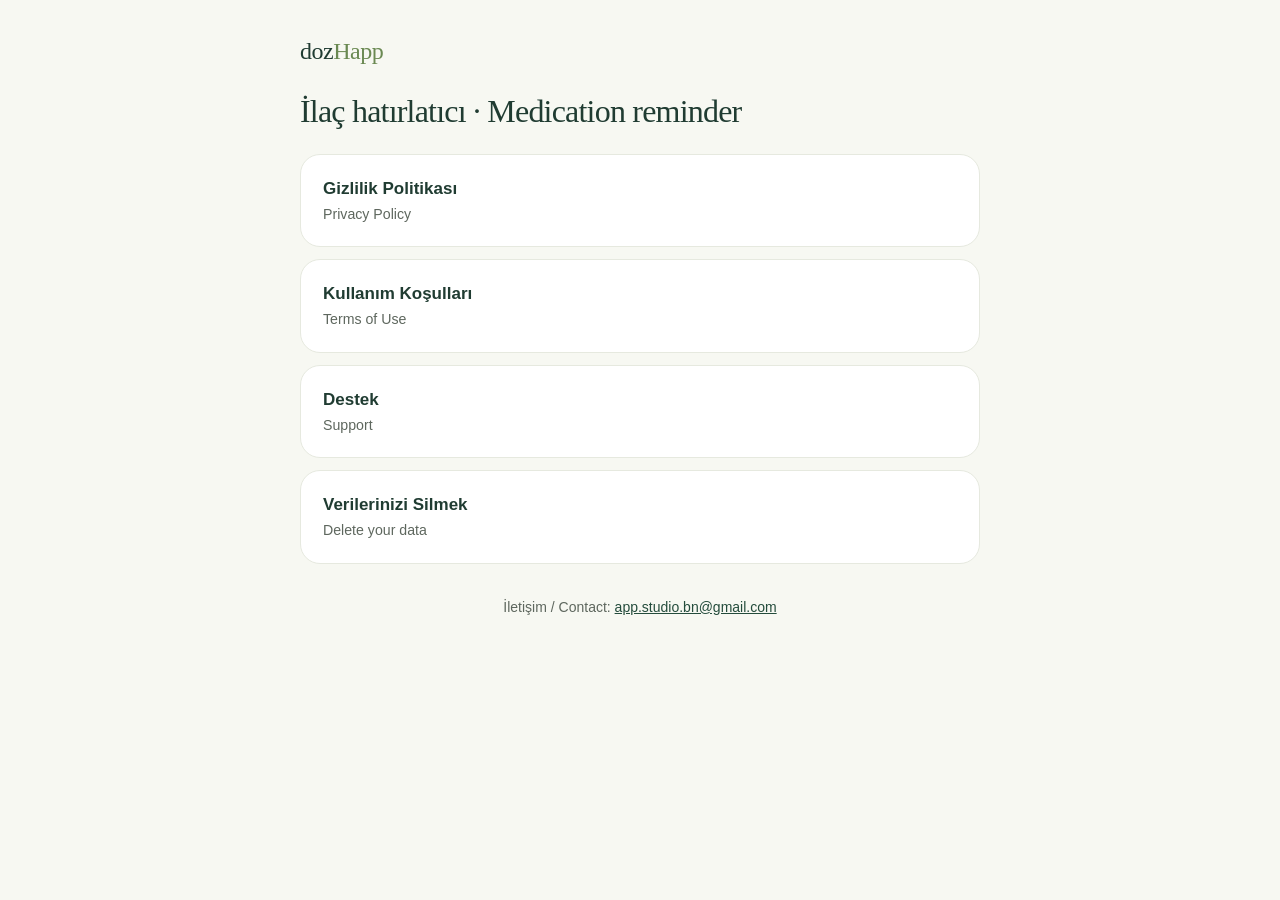
<file: index.html>
<!doctype html>
<html lang="tr">
<head>
  <meta charset="utf-8">
  <meta name="viewport" content="width=device-width, initial-scale=1">
  <title>dozHapp</title>
  <meta name="description" content="dozHapp ilaç hatırlatıcısı: gizlilik politikası, kullanım koşulları ve destek.">
  <link rel="stylesheet" href="legal.css">
</head>
<body>
<main>
  <a class="brand" href="./">doz<span>Happ</span></a>
  <h1 style="margin-top:20px">İlaç hatırlatıcı · Medication reminder</h1>
  <div class="cards">
    <a href="privacy/">Gizlilik Politikası<small>Privacy Policy</small></a>
    <a href="terms/">Kullanım Koşulları<small>Terms of Use</small></a>
    <a href="support/">Destek<small>Support</small></a>
    <a href="delete-data/">Verilerinizi Silmek<small>Delete your data</small></a>
  </div>
  <footer>İletişim / Contact: <a href="mailto:app.studio.bn@gmail.com">app.studio.bn@gmail.com</a></footer>
</main>
</body>
</html>
</file>
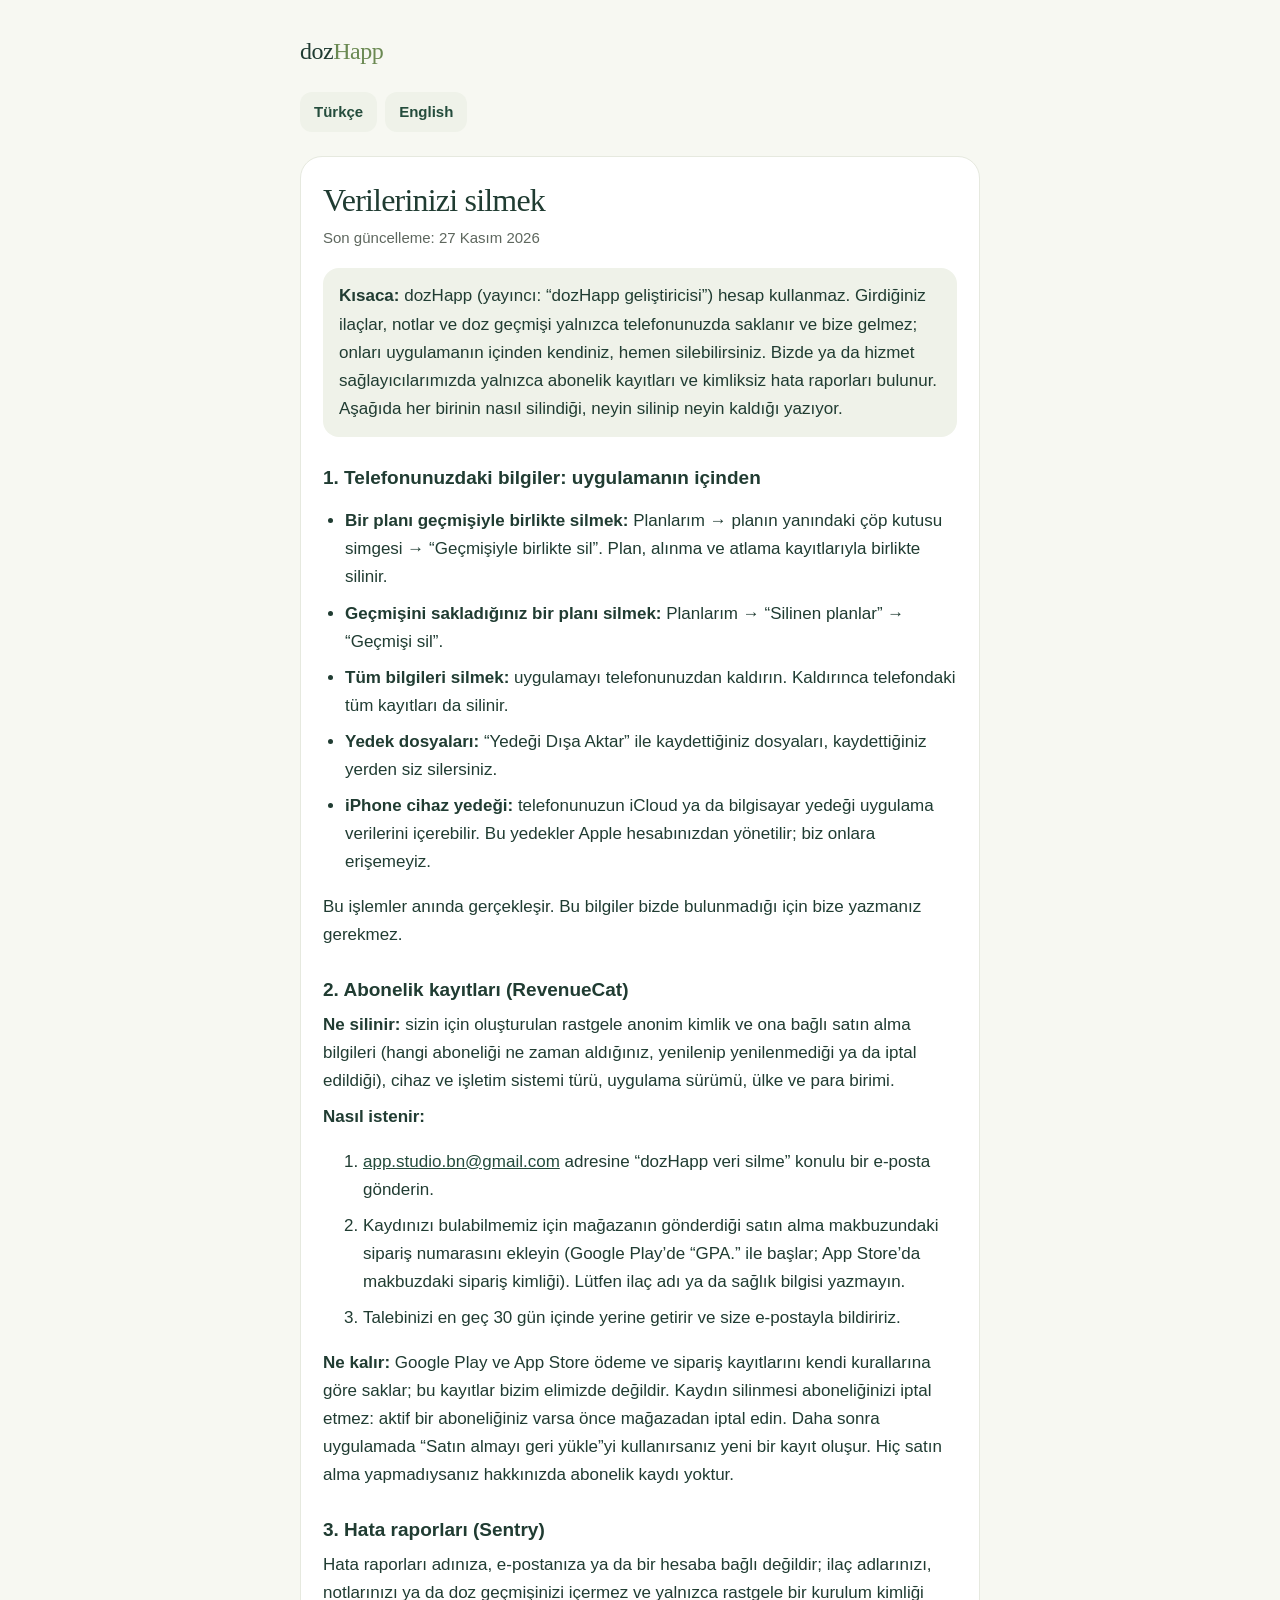
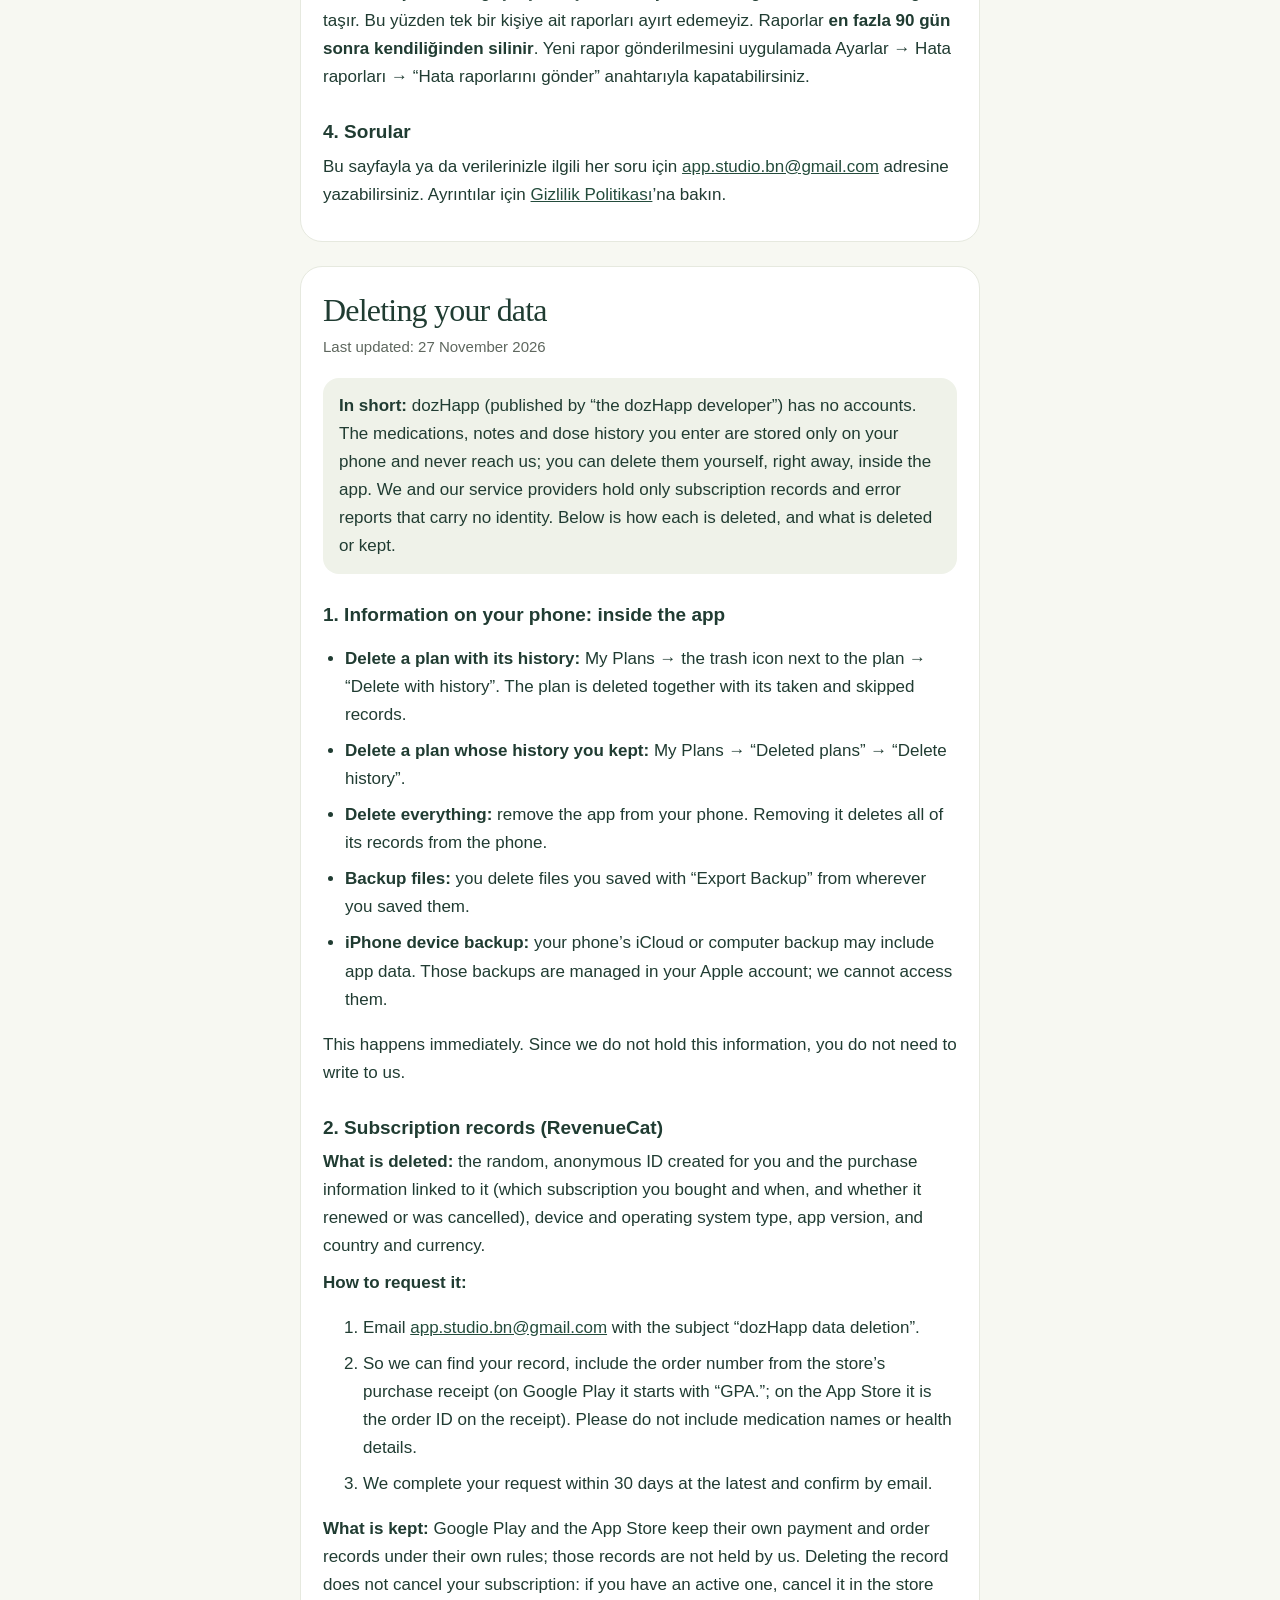
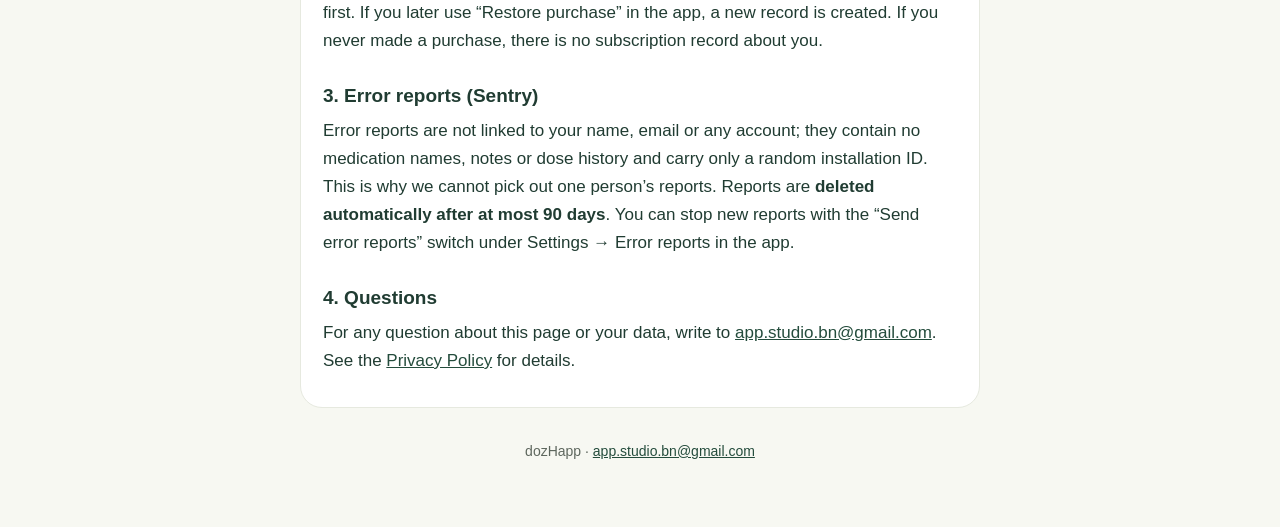
<file: delete-data/index.html>
<!doctype html>
<html lang="tr">
<head>
  <meta charset="utf-8">
  <meta name="viewport" content="width=device-width, initial-scale=1">
  <title>Verilerinizi Silmek · dozHapp</title>
  <meta name="description" content="dozHapp verilerinizi nasıl silersiniz. How to delete your data from the dozHapp medication reminder app.">
  <link rel="stylesheet" href="../legal.css">
</head>
<body>
<main>
  <a class="brand" href="../">doz<span>Happ</span></a>
  <nav class="languages" aria-label="Dil / Language">
    <a href="#tr" hreflang="tr">Türkçe</a>
    <a href="#en" hreflang="en">English</a>
  </nav>

  <article id="tr" lang="tr">
    <h1>Verilerinizi silmek</h1>
    <p class="updated">Son güncelleme: 27 Kasım 2026</p>

    <p class="summary"><strong>Kısaca:</strong> dozHapp (yayıncı: “dozHapp geliştiricisi”) hesap kullanmaz. Girdiğiniz ilaçlar, notlar ve doz geçmişi yalnızca telefonunuzda saklanır ve bize gelmez; onları uygulamanın içinden kendiniz, hemen silebilirsiniz. Bizde ya da hizmet sağlayıcılarımızda yalnızca abonelik kayıtları ve kimliksiz hata raporları bulunur. Aşağıda her birinin nasıl silindiği, neyin silinip neyin kaldığı yazıyor.</p>

    <h2>1. Telefonunuzdaki bilgiler: uygulamanın içinden</h2>
    <ul>
      <li><strong>Bir planı geçmişiyle birlikte silmek:</strong> Planlarım → planın yanındaki çöp kutusu simgesi → “Geçmişiyle birlikte sil”. Plan, alınma ve atlama kayıtlarıyla birlikte silinir.</li>
      <li><strong>Geçmişini sakladığınız bir planı silmek:</strong> Planlarım → “Silinen planlar” → “Geçmişi sil”.</li>
      <li><strong>Tüm bilgileri silmek:</strong> uygulamayı telefonunuzdan kaldırın. Kaldırınca telefondaki tüm kayıtları da silinir.</li>
      <li><strong>Yedek dosyaları:</strong> “Yedeği Dışa Aktar” ile kaydettiğiniz dosyaları, kaydettiğiniz yerden siz silersiniz.</li>
      <li><strong>iPhone cihaz yedeği:</strong> telefonunuzun iCloud ya da bilgisayar yedeği uygulama verilerini içerebilir. Bu yedekler Apple hesabınızdan yönetilir; biz onlara erişemeyiz.</li>
    </ul>
    <p>Bu işlemler anında gerçekleşir. Bu bilgiler bizde bulunmadığı için bize yazmanız gerekmez.</p>

    <h2>2. Abonelik kayıtları (RevenueCat)</h2>
    <p><strong>Ne silinir:</strong> sizin için oluşturulan rastgele anonim kimlik ve ona bağlı satın alma bilgileri (hangi aboneliği ne zaman aldığınız, yenilenip yenilenmediği ya da iptal edildiği), cihaz ve işletim sistemi türü, uygulama sürümü, ülke ve para birimi.</p>
    <p><strong>Nasıl istenir:</strong></p>
    <ol>
      <li><a href="mailto:app.studio.bn@gmail.com?subject=dozHapp%20veri%20silme">app.studio.bn@gmail.com</a> adresine “dozHapp veri silme” konulu bir e-posta gönderin.</li>
      <li>Kaydınızı bulabilmemiz için mağazanın gönderdiği satın alma makbuzundaki sipariş numarasını ekleyin (Google Play’de “GPA.” ile başlar; App Store’da makbuzdaki sipariş kimliği). Lütfen ilaç adı ya da sağlık bilgisi yazmayın.</li>
      <li>Talebinizi en geç 30 gün içinde yerine getirir ve size e-postayla bildiririz.</li>
    </ol>
    <p><strong>Ne kalır:</strong> Google Play ve App Store ödeme ve sipariş kayıtlarını kendi kurallarına göre saklar; bu kayıtlar bizim elimizde değildir. Kaydın silinmesi aboneliğinizi iptal etmez: aktif bir aboneliğiniz varsa önce mağazadan iptal edin. Daha sonra uygulamada “Satın almayı geri yükle”yi kullanırsanız yeni bir kayıt oluşur. Hiç satın alma yapmadıysanız hakkınızda abonelik kaydı yoktur.</p>

    <h2>3. Hata raporları (Sentry)</h2>
    <p>Hata raporları adınıza, e-postanıza ya da bir hesaba bağlı değildir; ilaç adlarınızı, notlarınızı ya da doz geçmişinizi içermez ve yalnızca rastgele bir kurulum kimliği taşır. Bu yüzden tek bir kişiye ait raporları ayırt edemeyiz. Raporlar <strong>en fazla 90 gün sonra kendiliğinden silinir</strong>. Yeni rapor gönderilmesini uygulamada Ayarlar → Hata raporları → “Hata raporlarını gönder” anahtarıyla kapatabilirsiniz.</p>

    <h2>4. Sorular</h2>
    <p>Bu sayfayla ya da verilerinizle ilgili her soru için <a href="mailto:app.studio.bn@gmail.com">app.studio.bn@gmail.com</a> adresine yazabilirsiniz. Ayrıntılar için <a href="../privacy/">Gizlilik Politikası</a>’na bakın.</p>
  </article>

  <article id="en" lang="en">
    <h1>Deleting your data</h1>
    <p class="updated">Last updated: 27 November 2026</p>

    <p class="summary"><strong>In short:</strong> dozHapp (published by “the dozHapp developer”) has no accounts. The medications, notes and dose history you enter are stored only on your phone and never reach us; you can delete them yourself, right away, inside the app. We and our service providers hold only subscription records and error reports that carry no identity. Below is how each is deleted, and what is deleted or kept.</p>

    <h2>1. Information on your phone: inside the app</h2>
    <ul>
      <li><strong>Delete a plan with its history:</strong> My Plans → the trash icon next to the plan → “Delete with history”. The plan is deleted together with its taken and skipped records.</li>
      <li><strong>Delete a plan whose history you kept:</strong> My Plans → “Deleted plans” → “Delete history”.</li>
      <li><strong>Delete everything:</strong> remove the app from your phone. Removing it deletes all of its records from the phone.</li>
      <li><strong>Backup files:</strong> you delete files you saved with “Export Backup” from wherever you saved them.</li>
      <li><strong>iPhone device backup:</strong> your phone’s iCloud or computer backup may include app data. Those backups are managed in your Apple account; we cannot access them.</li>
    </ul>
    <p>This happens immediately. Since we do not hold this information, you do not need to write to us.</p>

    <h2>2. Subscription records (RevenueCat)</h2>
    <p><strong>What is deleted:</strong> the random, anonymous ID created for you and the purchase information linked to it (which subscription you bought and when, and whether it renewed or was cancelled), device and operating system type, app version, and country and currency.</p>
    <p><strong>How to request it:</strong></p>
    <ol>
      <li>Email <a href="mailto:app.studio.bn@gmail.com?subject=dozHapp%20data%20deletion">app.studio.bn@gmail.com</a> with the subject “dozHapp data deletion”.</li>
      <li>So we can find your record, include the order number from the store’s purchase receipt (on Google Play it starts with “GPA.”; on the App Store it is the order ID on the receipt). Please do not include medication names or health details.</li>
      <li>We complete your request within 30 days at the latest and confirm by email.</li>
    </ol>
    <p><strong>What is kept:</strong> Google Play and the App Store keep their own payment and order records under their own rules; those records are not held by us. Deleting the record does not cancel your subscription: if you have an active one, cancel it in the store first. If you later use “Restore purchase” in the app, a new record is created. If you never made a purchase, there is no subscription record about you.</p>

    <h2>3. Error reports (Sentry)</h2>
    <p>Error reports are not linked to your name, email or any account; they contain no medication names, notes or dose history and carry only a random installation ID. This is why we cannot pick out one person’s reports. Reports are <strong>deleted automatically after at most 90 days</strong>. You can stop new reports with the “Send error reports” switch under Settings → Error reports in the app.</p>

    <h2>4. Questions</h2>
    <p>For any question about this page or your data, write to <a href="mailto:app.studio.bn@gmail.com">app.studio.bn@gmail.com</a>. See the <a href="../privacy/">Privacy Policy</a> for details.</p>
  </article>

  <footer>dozHapp · <a href="mailto:app.studio.bn@gmail.com">app.studio.bn@gmail.com</a></footer>
</main>
</body>
</html>
</file>
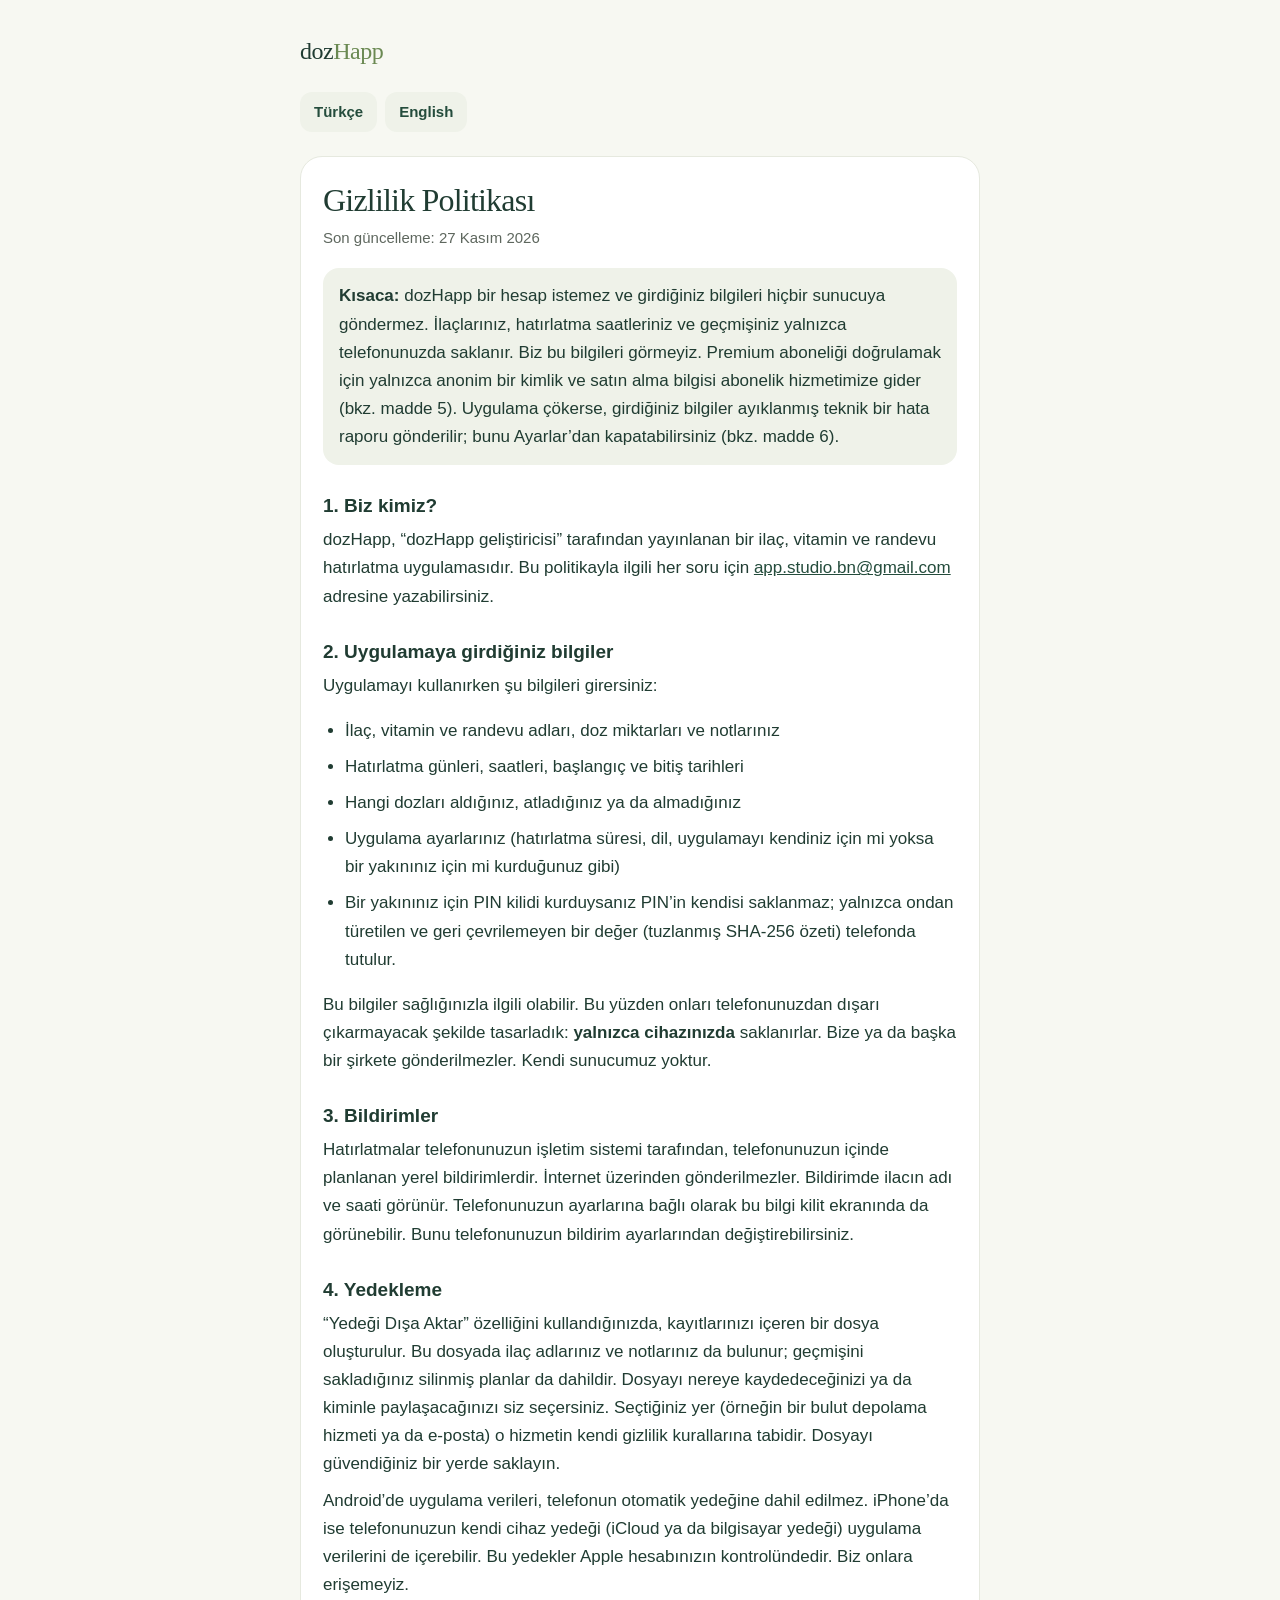
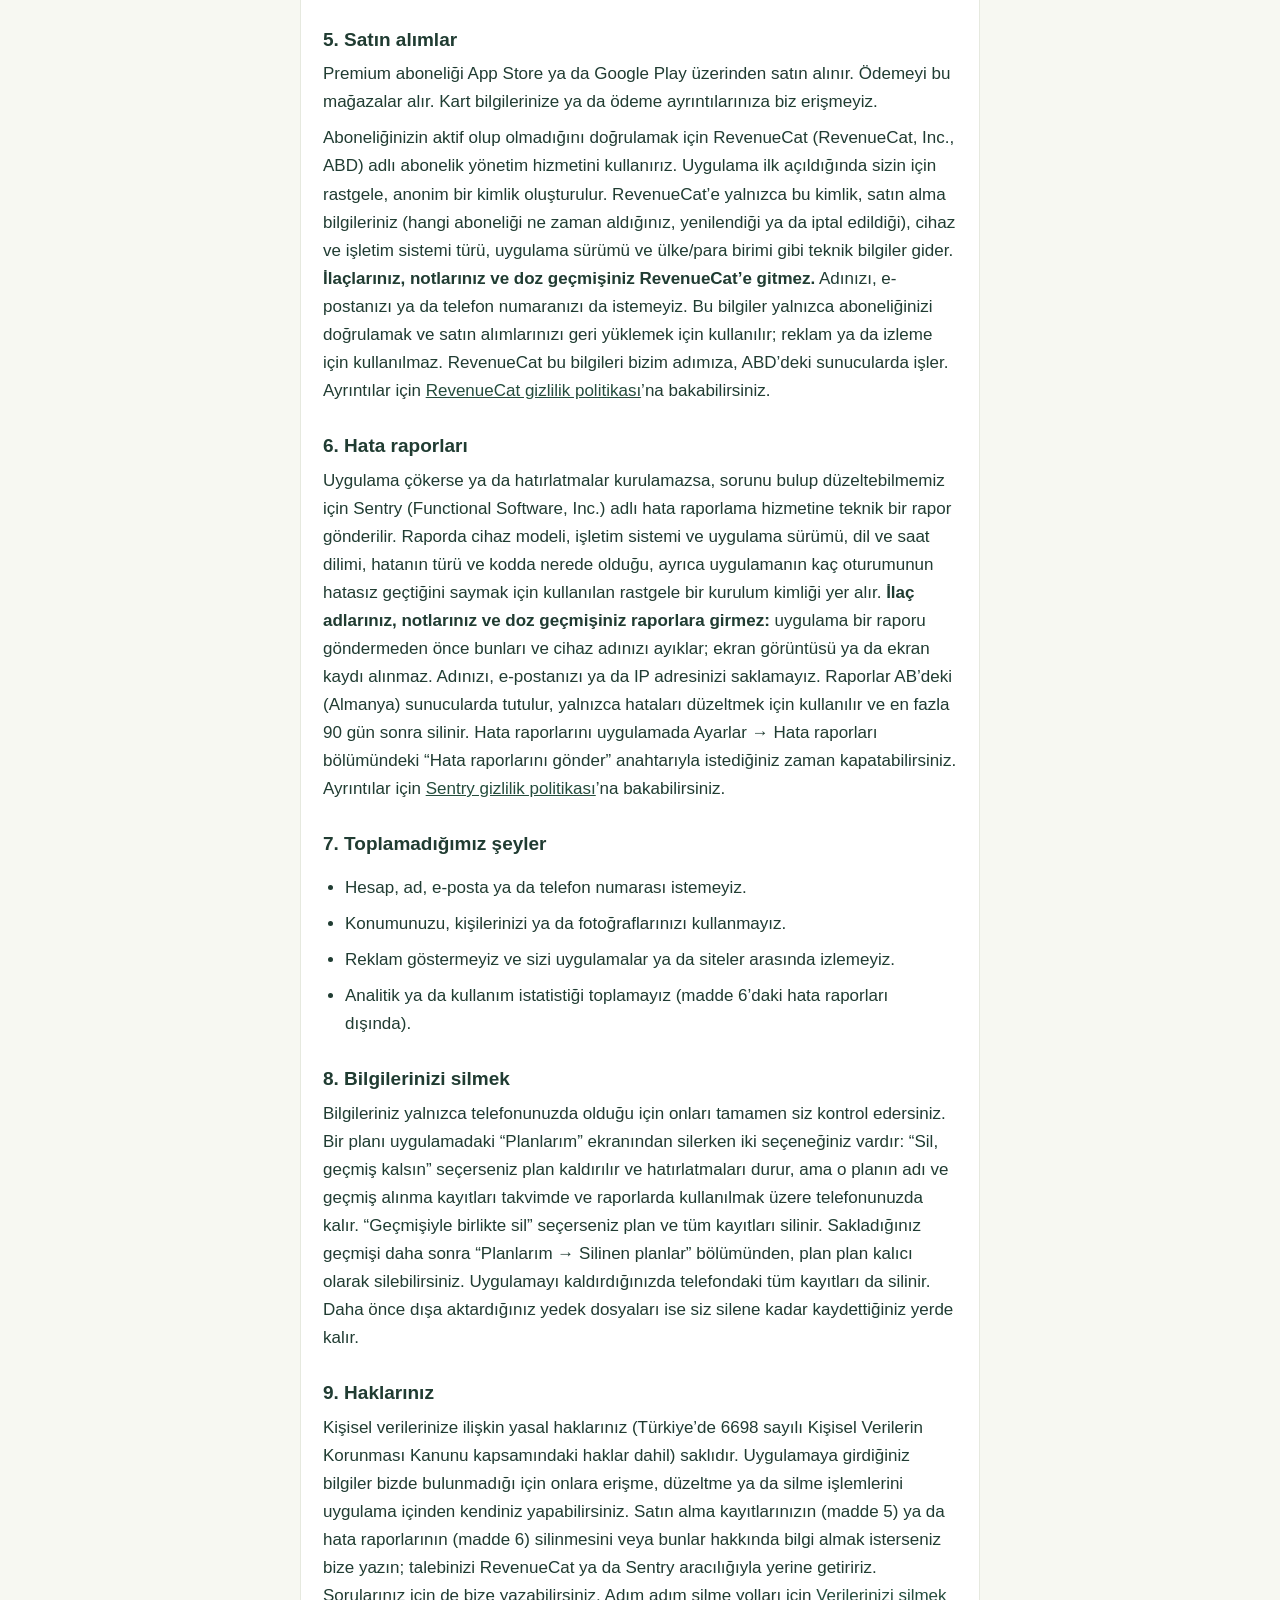
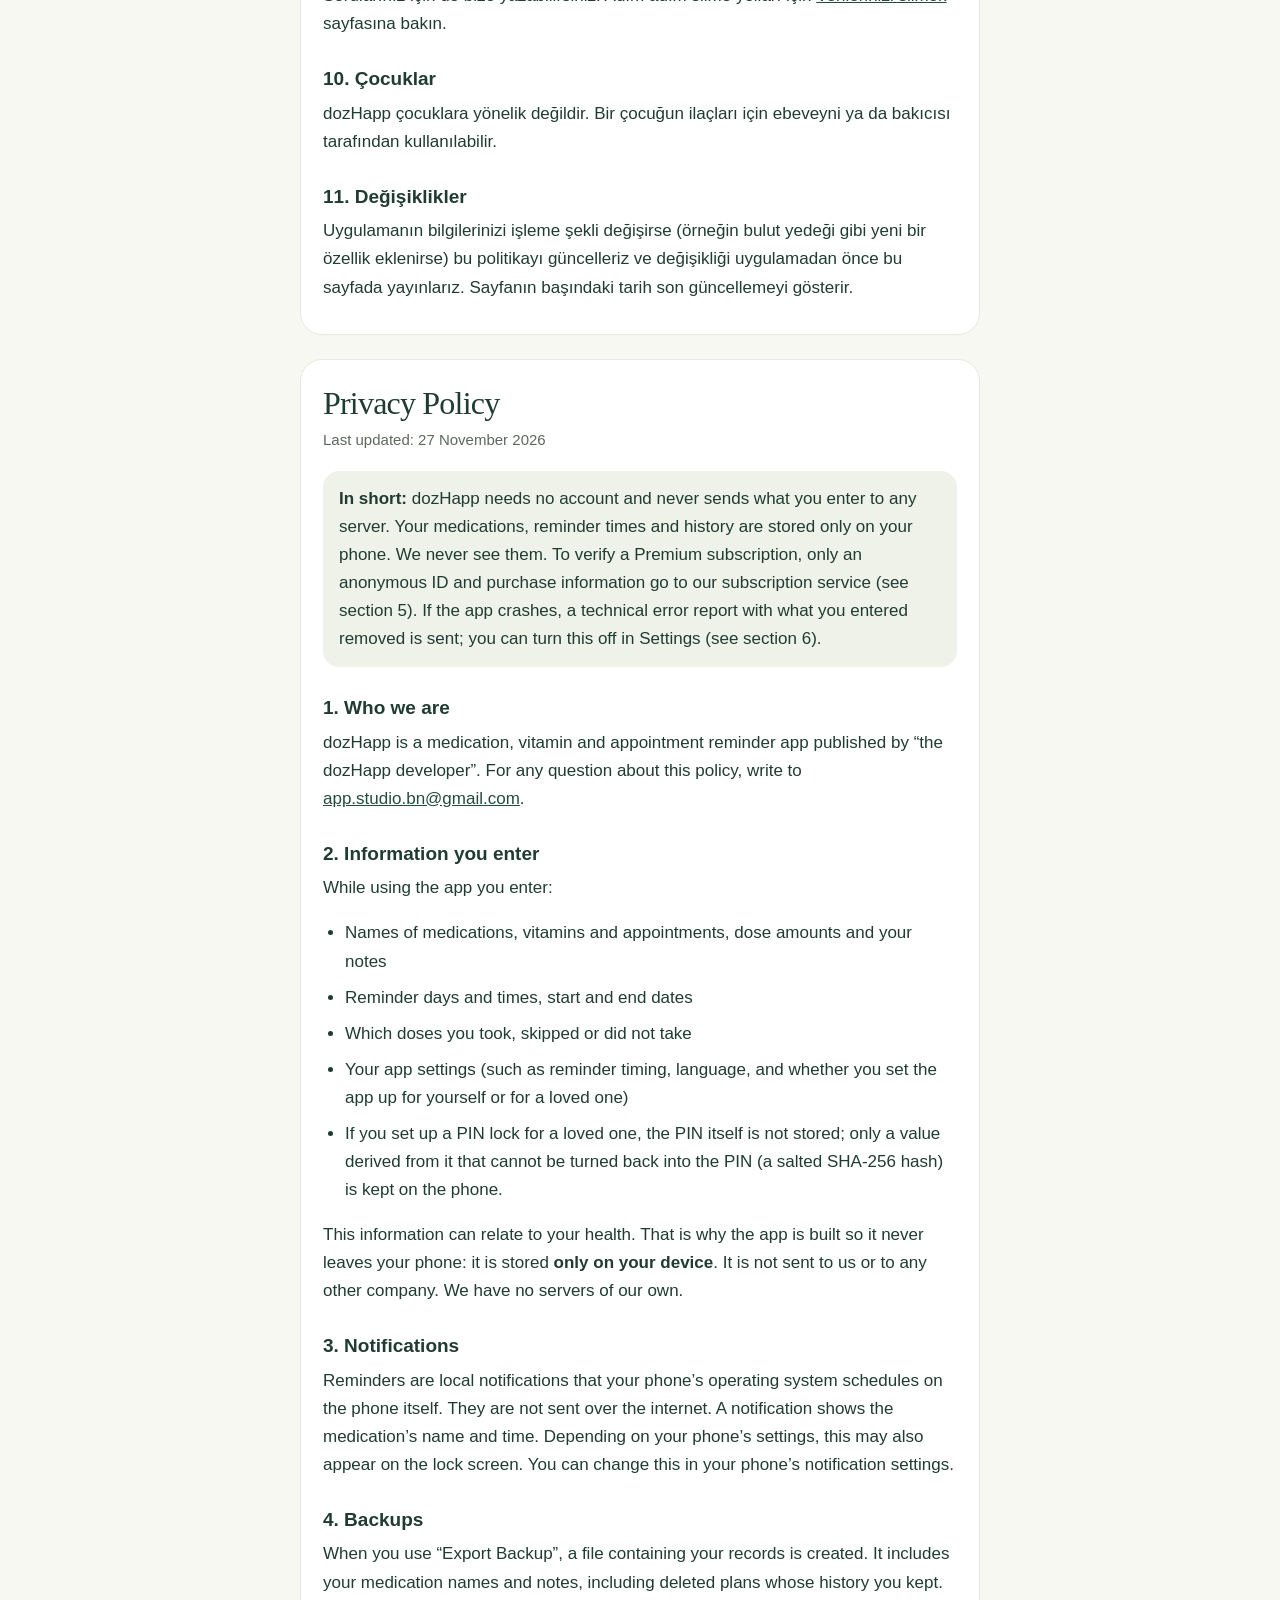
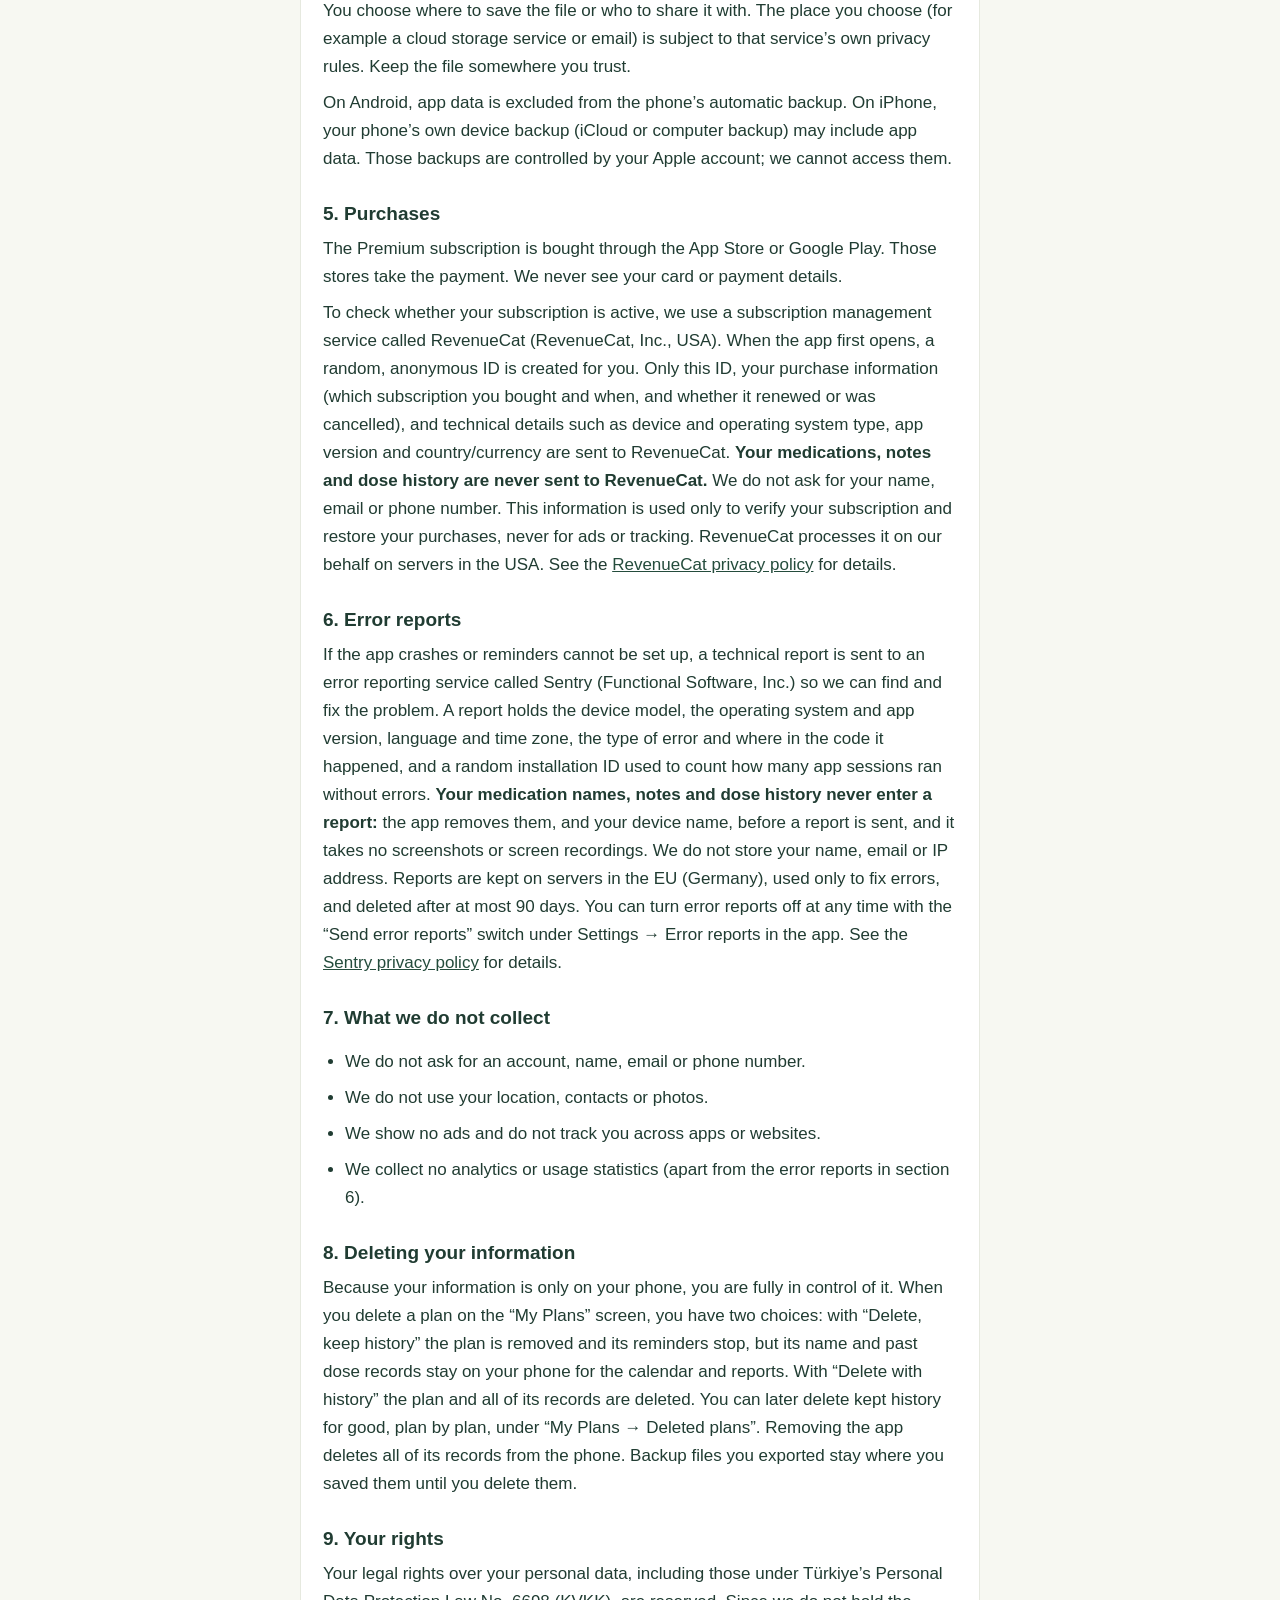
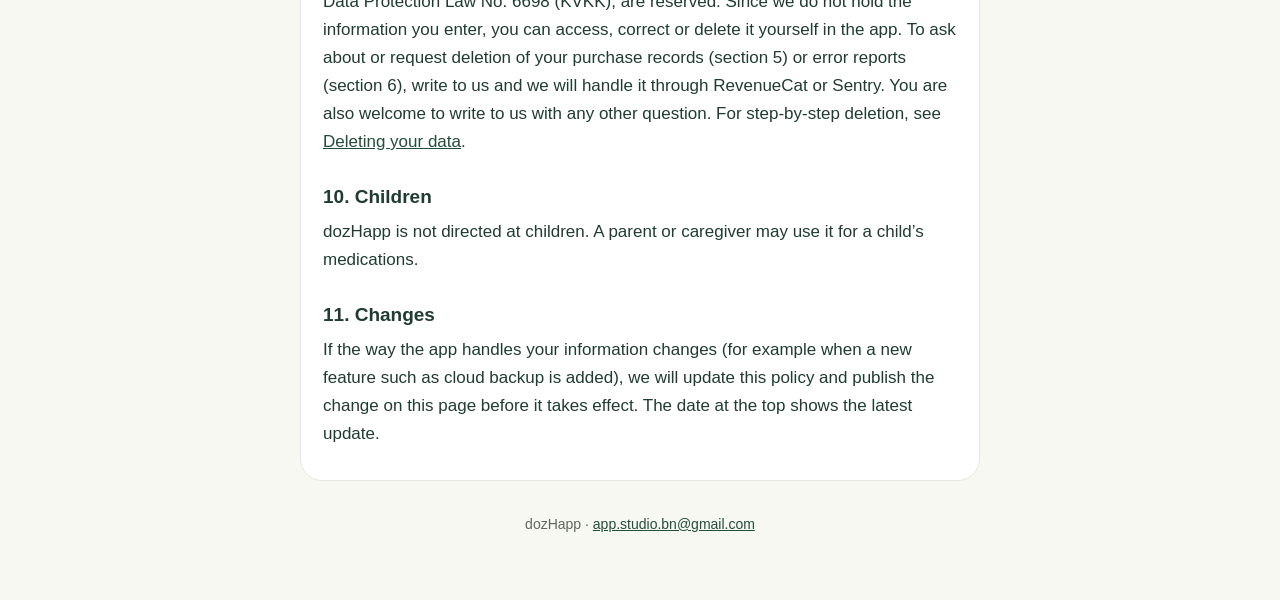
<file: privacy/index.html>
<!doctype html>
<html lang="tr">
<head>
  <meta charset="utf-8">
  <meta name="viewport" content="width=device-width, initial-scale=1">
  <title>Gizlilik Politikası · dozHapp</title>
  <meta name="description" content="dozHapp gizlilik politikası. Privacy policy for the dozHapp medication reminder app.">
  <link rel="stylesheet" href="../legal.css">
</head>
<body>
<main>
  <a class="brand" href="../">doz<span>Happ</span></a>
  <nav class="languages" aria-label="Dil / Language">
    <a href="#tr" hreflang="tr">Türkçe</a>
    <a href="#en" hreflang="en">English</a>
  </nav>

  <article id="tr" lang="tr">
    <h1>Gizlilik Politikası</h1>
    <p class="updated">Son güncelleme: 27 Kasım 2026</p>

    <p class="summary"><strong>Kısaca:</strong> dozHapp bir hesap istemez ve girdiğiniz bilgileri hiçbir sunucuya göndermez. İlaçlarınız, hatırlatma saatleriniz ve geçmişiniz yalnızca telefonunuzda saklanır. Biz bu bilgileri görmeyiz. Premium aboneliği doğrulamak için yalnızca anonim bir kimlik ve satın alma bilgisi abonelik hizmetimize gider (bkz. madde 5). Uygulama çökerse, girdiğiniz bilgiler ayıklanmış teknik bir hata raporu gönderilir; bunu Ayarlar’dan kapatabilirsiniz (bkz. madde 6).</p>

    <h2>1. Biz kimiz?</h2>
    <p>dozHapp, “dozHapp geliştiricisi” tarafından yayınlanan bir ilaç, vitamin ve randevu hatırlatma uygulamasıdır. Bu politikayla ilgili her soru için <a href="mailto:app.studio.bn@gmail.com">app.studio.bn@gmail.com</a> adresine yazabilirsiniz.</p>

    <h2>2. Uygulamaya girdiğiniz bilgiler</h2>
    <p>Uygulamayı kullanırken şu bilgileri girersiniz:</p>
    <ul>
      <li>İlaç, vitamin ve randevu adları, doz miktarları ve notlarınız</li>
      <li>Hatırlatma günleri, saatleri, başlangıç ve bitiş tarihleri</li>
      <li>Hangi dozları aldığınız, atladığınız ya da almadığınız</li>
      <li>Uygulama ayarlarınız (hatırlatma süresi, dil, uygulamayı kendiniz için mi yoksa bir yakınınız için mi kurduğunuz gibi)</li>
      <li>Bir yakınınız için PIN kilidi kurduysanız PIN’in kendisi saklanmaz; yalnızca ondan türetilen ve geri çevrilemeyen bir değer (tuzlanmış SHA-256 özeti) telefonda tutulur.</li>
    </ul>
    <p>Bu bilgiler sağlığınızla ilgili olabilir. Bu yüzden onları telefonunuzdan dışarı çıkarmayacak şekilde tasarladık: <strong>yalnızca cihazınızda</strong> saklanırlar. Bize ya da başka bir şirkete gönderilmezler. Kendi sunucumuz yoktur.</p>

    <h2>3. Bildirimler</h2>
    <p>Hatırlatmalar telefonunuzun işletim sistemi tarafından, telefonunuzun içinde planlanan yerel bildirimlerdir. İnternet üzerinden gönderilmezler. Bildirimde ilacın adı ve saati görünür. Telefonunuzun ayarlarına bağlı olarak bu bilgi kilit ekranında da görünebilir. Bunu telefonunuzun bildirim ayarlarından değiştirebilirsiniz.</p>

    <h2>4. Yedekleme</h2>
    <p>“Yedeği Dışa Aktar” özelliğini kullandığınızda, kayıtlarınızı içeren bir dosya oluşturulur. Bu dosyada ilaç adlarınız ve notlarınız da bulunur; geçmişini sakladığınız silinmiş planlar da dahildir. Dosyayı nereye kaydedeceğinizi ya da kiminle paylaşacağınızı siz seçersiniz. Seçtiğiniz yer (örneğin bir bulut depolama hizmeti ya da e-posta) o hizmetin kendi gizlilik kurallarına tabidir. Dosyayı güvendiğiniz bir yerde saklayın.</p>
    <p>Android’de uygulama verileri, telefonun otomatik yedeğine dahil edilmez. iPhone’da ise telefonunuzun kendi cihaz yedeği (iCloud ya da bilgisayar yedeği) uygulama verilerini de içerebilir. Bu yedekler Apple hesabınızın kontrolündedir. Biz onlara erişemeyiz.</p>

    <h2>5. Satın alımlar</h2>
    <p>Premium aboneliği App Store ya da Google Play üzerinden satın alınır. Ödemeyi bu mağazalar alır. Kart bilgilerinize ya da ödeme ayrıntılarınıza biz erişmeyiz.</p>
    <p>Aboneliğinizin aktif olup olmadığını doğrulamak için RevenueCat (RevenueCat, Inc., ABD) adlı abonelik yönetim hizmetini kullanırız. Uygulama ilk açıldığında sizin için rastgele, anonim bir kimlik oluşturulur. RevenueCat’e yalnızca bu kimlik, satın alma bilgileriniz (hangi aboneliği ne zaman aldığınız, yenilendiği ya da iptal edildiği), cihaz ve işletim sistemi türü, uygulama sürümü ve ülke/para birimi gibi teknik bilgiler gider. <strong>İlaçlarınız, notlarınız ve doz geçmişiniz RevenueCat’e gitmez.</strong> Adınızı, e-postanızı ya da telefon numaranızı da istemeyiz. Bu bilgiler yalnızca aboneliğinizi doğrulamak ve satın alımlarınızı geri yüklemek için kullanılır; reklam ya da izleme için kullanılmaz. RevenueCat bu bilgileri bizim adımıza, ABD’deki sunucularda işler. Ayrıntılar için <a href="https://www.revenuecat.com/privacy">RevenueCat gizlilik politikası</a>’na bakabilirsiniz.</p>

    <h2>6. Hata raporları</h2>
    <p>Uygulama çökerse ya da hatırlatmalar kurulamazsa, sorunu bulup düzeltebilmemiz için Sentry (Functional Software, Inc.) adlı hata raporlama hizmetine teknik bir rapor gönderilir. Raporda cihaz modeli, işletim sistemi ve uygulama sürümü, dil ve saat dilimi, hatanın türü ve kodda nerede olduğu, ayrıca uygulamanın kaç oturumunun hatasız geçtiğini saymak için kullanılan rastgele bir kurulum kimliği yer alır. <strong>İlaç adlarınız, notlarınız ve doz geçmişiniz raporlara girmez:</strong> uygulama bir raporu göndermeden önce bunları ve cihaz adınızı ayıklar; ekran görüntüsü ya da ekran kaydı alınmaz. Adınızı, e-postanızı ya da IP adresinizi saklamayız. Raporlar AB’deki (Almanya) sunucularda tutulur, yalnızca hataları düzeltmek için kullanılır ve en fazla 90 gün sonra silinir. Hata raporlarını uygulamada Ayarlar → Hata raporları bölümündeki “Hata raporlarını gönder” anahtarıyla istediğiniz zaman kapatabilirsiniz. Ayrıntılar için <a href="https://sentry.io/privacy/">Sentry gizlilik politikası</a>’na bakabilirsiniz.</p>

    <h2>7. Toplamadığımız şeyler</h2>
    <ul>
      <li>Hesap, ad, e-posta ya da telefon numarası istemeyiz.</li>
      <li>Konumunuzu, kişilerinizi ya da fotoğraflarınızı kullanmayız.</li>
      <li>Reklam göstermeyiz ve sizi uygulamalar ya da siteler arasında izlemeyiz.</li>
      <li>Analitik ya da kullanım istatistiği toplamayız (madde 6’daki hata raporları dışında).</li>
    </ul>

    <h2>8. Bilgilerinizi silmek</h2>
    <p>Bilgileriniz yalnızca telefonunuzda olduğu için onları tamamen siz kontrol edersiniz. Bir planı uygulamadaki “Planlarım” ekranından silerken iki seçeneğiniz vardır: “Sil, geçmiş kalsın” seçerseniz plan kaldırılır ve hatırlatmaları durur, ama o planın adı ve geçmiş alınma kayıtları takvimde ve raporlarda kullanılmak üzere telefonunuzda kalır. “Geçmişiyle birlikte sil” seçerseniz plan ve tüm kayıtları silinir. Sakladığınız geçmişi daha sonra “Planlarım → Silinen planlar” bölümünden, plan plan kalıcı olarak silebilirsiniz. Uygulamayı kaldırdığınızda telefondaki tüm kayıtları da silinir. Daha önce dışa aktardığınız yedek dosyaları ise siz silene kadar kaydettiğiniz yerde kalır.</p>

    <h2>9. Haklarınız</h2>
    <p>Kişisel verilerinize ilişkin yasal haklarınız (Türkiye’de 6698 sayılı Kişisel Verilerin Korunması Kanunu kapsamındaki haklar dahil) saklıdır. Uygulamaya girdiğiniz bilgiler bizde bulunmadığı için onlara erişme, düzeltme ya da silme işlemlerini uygulama içinden kendiniz yapabilirsiniz. Satın alma kayıtlarınızın (madde 5) ya da hata raporlarının (madde 6) silinmesini veya bunlar hakkında bilgi almak isterseniz bize yazın; talebinizi RevenueCat ya da Sentry aracılığıyla yerine getiririz. Sorularınız için de bize yazabilirsiniz. Adım adım silme yolları için <a href="../delete-data/">Verilerinizi silmek</a> sayfasına bakın.</p>

    <h2>10. Çocuklar</h2>
    <p>dozHapp çocuklara yönelik değildir. Bir çocuğun ilaçları için ebeveyni ya da bakıcısı tarafından kullanılabilir.</p>

    <h2>11. Değişiklikler</h2>
    <p>Uygulamanın bilgilerinizi işleme şekli değişirse (örneğin bulut yedeği gibi yeni bir özellik eklenirse) bu politikayı güncelleriz ve değişikliği uygulamadan önce bu sayfada yayınlarız. Sayfanın başındaki tarih son güncellemeyi gösterir.</p>
  </article>

  <article id="en" lang="en">
    <h1>Privacy Policy</h1>
    <p class="updated">Last updated: 27 November 2026</p>

    <p class="summary"><strong>In short:</strong> dozHapp needs no account and never sends what you enter to any server. Your medications, reminder times and history are stored only on your phone. We never see them. To verify a Premium subscription, only an anonymous ID and purchase information go to our subscription service (see section 5). If the app crashes, a technical error report with what you entered removed is sent; you can turn this off in Settings (see section 6).</p>

    <h2>1. Who we are</h2>
    <p>dozHapp is a medication, vitamin and appointment reminder app published by “the dozHapp developer”. For any question about this policy, write to <a href="mailto:app.studio.bn@gmail.com">app.studio.bn@gmail.com</a>.</p>

    <h2>2. Information you enter</h2>
    <p>While using the app you enter:</p>
    <ul>
      <li>Names of medications, vitamins and appointments, dose amounts and your notes</li>
      <li>Reminder days and times, start and end dates</li>
      <li>Which doses you took, skipped or did not take</li>
      <li>Your app settings (such as reminder timing, language, and whether you set the app up for yourself or for a loved one)</li>
      <li>If you set up a PIN lock for a loved one, the PIN itself is not stored; only a value derived from it that cannot be turned back into the PIN (a salted SHA-256 hash) is kept on the phone.</li>
    </ul>
    <p>This information can relate to your health. That is why the app is built so it never leaves your phone: it is stored <strong>only on your device</strong>. It is not sent to us or to any other company. We have no servers of our own.</p>

    <h2>3. Notifications</h2>
    <p>Reminders are local notifications that your phone’s operating system schedules on the phone itself. They are not sent over the internet. A notification shows the medication’s name and time. Depending on your phone’s settings, this may also appear on the lock screen. You can change this in your phone’s notification settings.</p>

    <h2>4. Backups</h2>
    <p>When you use “Export Backup”, a file containing your records is created. It includes your medication names and notes, including deleted plans whose history you kept. You choose where to save the file or who to share it with. The place you choose (for example a cloud storage service or email) is subject to that service’s own privacy rules. Keep the file somewhere you trust.</p>
    <p>On Android, app data is excluded from the phone’s automatic backup. On iPhone, your phone’s own device backup (iCloud or computer backup) may include app data. Those backups are controlled by your Apple account; we cannot access them.</p>

    <h2>5. Purchases</h2>
    <p>The Premium subscription is bought through the App Store or Google Play. Those stores take the payment. We never see your card or payment details.</p>
    <p>To check whether your subscription is active, we use a subscription management service called RevenueCat (RevenueCat, Inc., USA). When the app first opens, a random, anonymous ID is created for you. Only this ID, your purchase information (which subscription you bought and when, and whether it renewed or was cancelled), and technical details such as device and operating system type, app version and country/currency are sent to RevenueCat. <strong>Your medications, notes and dose history are never sent to RevenueCat.</strong> We do not ask for your name, email or phone number. This information is used only to verify your subscription and restore your purchases, never for ads or tracking. RevenueCat processes it on our behalf on servers in the USA. See the <a href="https://www.revenuecat.com/privacy">RevenueCat privacy policy</a> for details.</p>

    <h2>6. Error reports</h2>
    <p>If the app crashes or reminders cannot be set up, a technical report is sent to an error reporting service called Sentry (Functional Software, Inc.) so we can find and fix the problem. A report holds the device model, the operating system and app version, language and time zone, the type of error and where in the code it happened, and a random installation ID used to count how many app sessions ran without errors. <strong>Your medication names, notes and dose history never enter a report:</strong> the app removes them, and your device name, before a report is sent, and it takes no screenshots or screen recordings. We do not store your name, email or IP address. Reports are kept on servers in the EU (Germany), used only to fix errors, and deleted after at most 90 days. You can turn error reports off at any time with the “Send error reports” switch under Settings → Error reports in the app. See the <a href="https://sentry.io/privacy/">Sentry privacy policy</a> for details.</p>

    <h2>7. What we do not collect</h2>
    <ul>
      <li>We do not ask for an account, name, email or phone number.</li>
      <li>We do not use your location, contacts or photos.</li>
      <li>We show no ads and do not track you across apps or websites.</li>
      <li>We collect no analytics or usage statistics (apart from the error reports in section 6).</li>
    </ul>

    <h2>8. Deleting your information</h2>
    <p>Because your information is only on your phone, you are fully in control of it. When you delete a plan on the “My Plans” screen, you have two choices: with “Delete, keep history” the plan is removed and its reminders stop, but its name and past dose records stay on your phone for the calendar and reports. With “Delete with history” the plan and all of its records are deleted. You can later delete kept history for good, plan by plan, under “My Plans → Deleted plans”. Removing the app deletes all of its records from the phone. Backup files you exported stay where you saved them until you delete them.</p>

    <h2>9. Your rights</h2>
    <p>Your legal rights over your personal data, including those under Türkiye’s Personal Data Protection Law No. 6698 (KVKK), are reserved. Since we do not hold the information you enter, you can access, correct or delete it yourself in the app. To ask about or request deletion of your purchase records (section 5) or error reports (section 6), write to us and we will handle it through RevenueCat or Sentry. You are also welcome to write to us with any other question. For step-by-step deletion, see <a href="../delete-data/#en">Deleting your data</a>.</p>

    <h2>10. Children</h2>
    <p>dozHapp is not directed at children. A parent or caregiver may use it for a child’s medications.</p>

    <h2>11. Changes</h2>
    <p>If the way the app handles your information changes (for example when a new feature such as cloud backup is added), we will update this policy and publish the change on this page before it takes effect. The date at the top shows the latest update.</p>
  </article>

  <footer>dozHapp · <a href="mailto:app.studio.bn@gmail.com">app.studio.bn@gmail.com</a></footer>
</main>
</body>
</html>
</file>
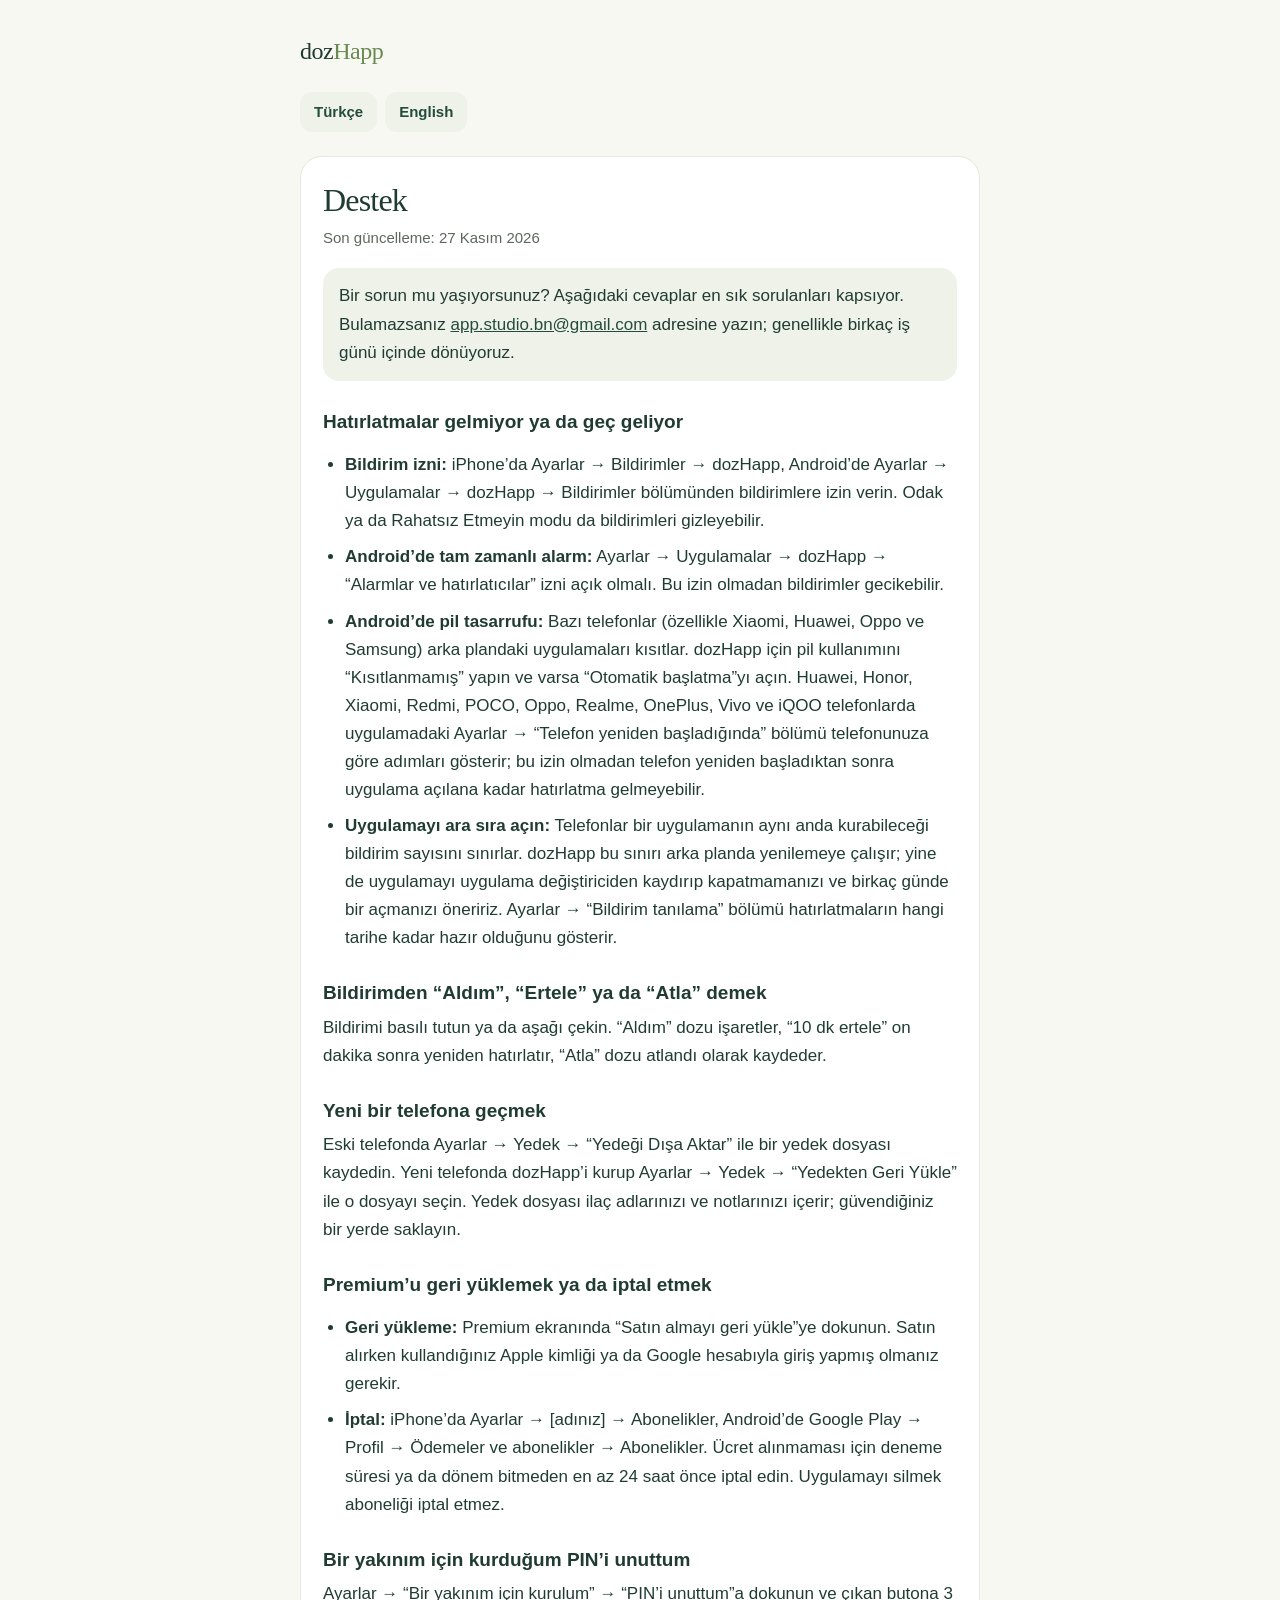
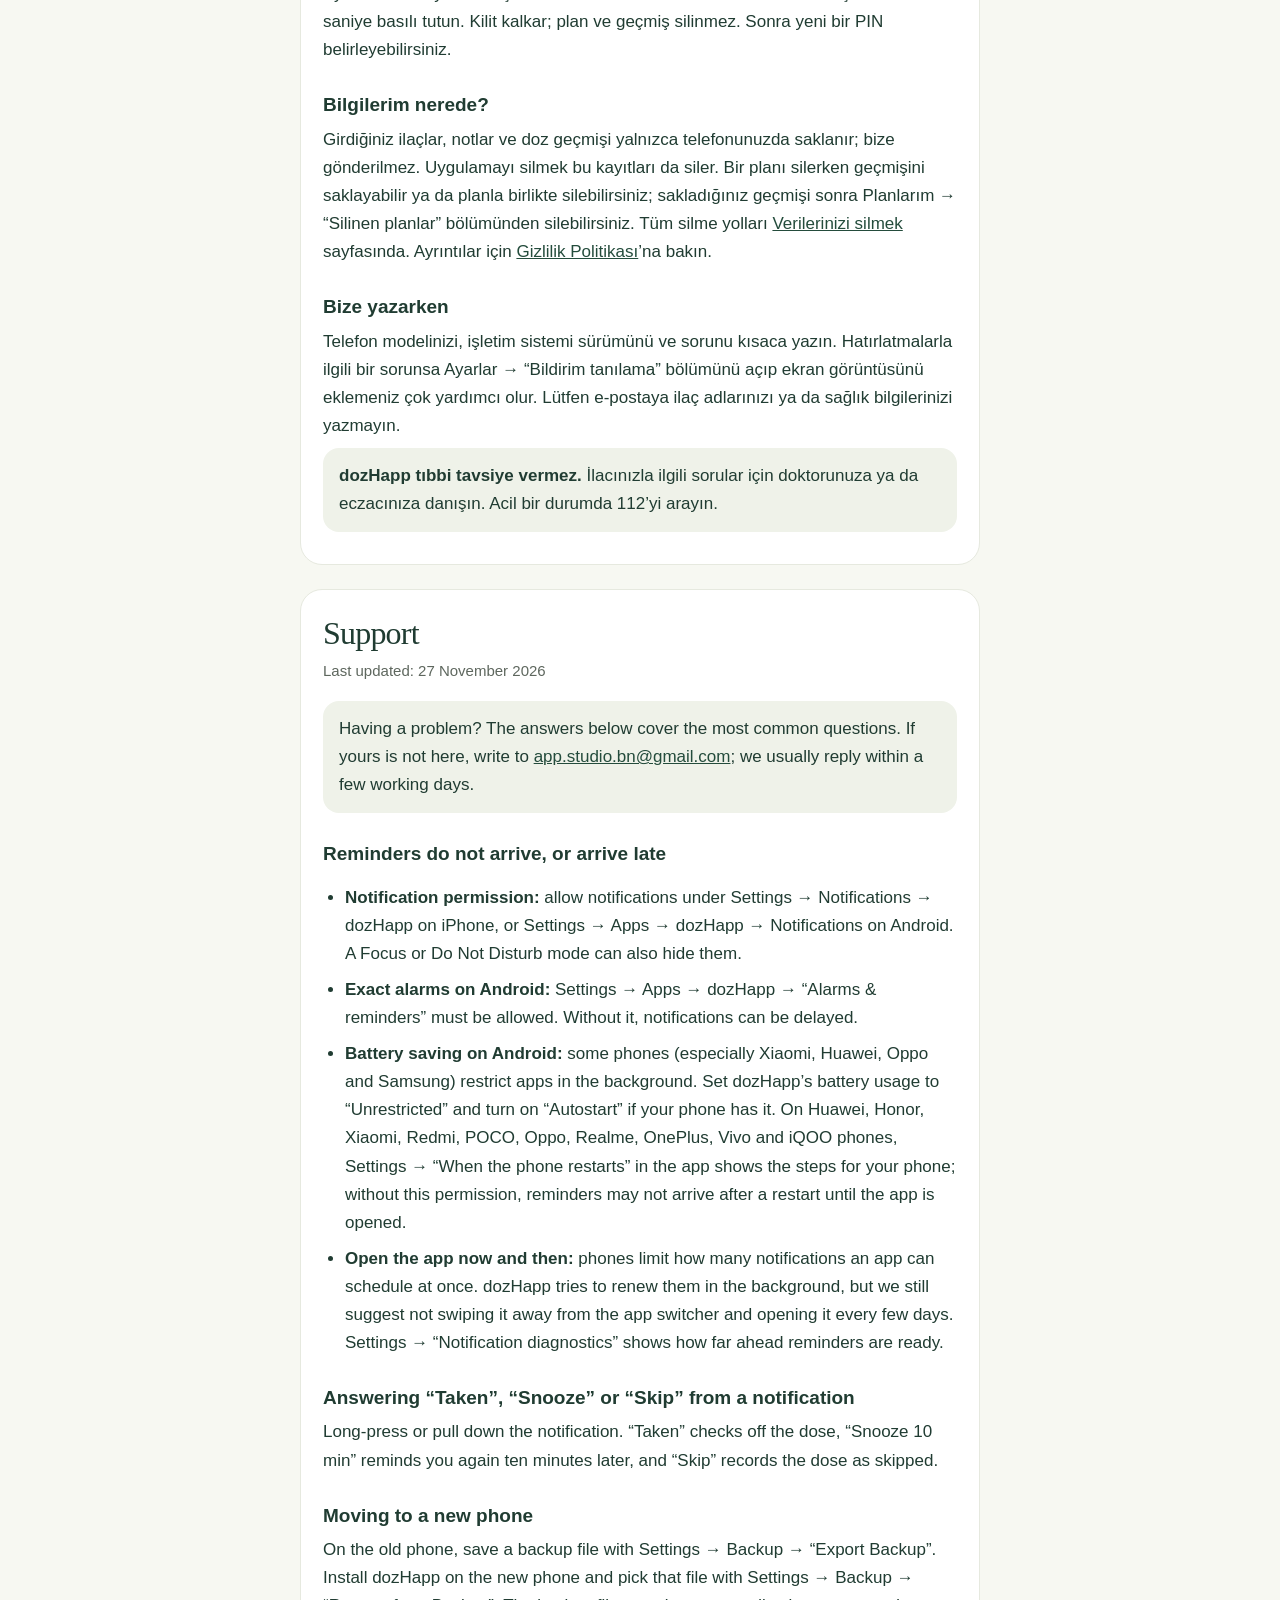
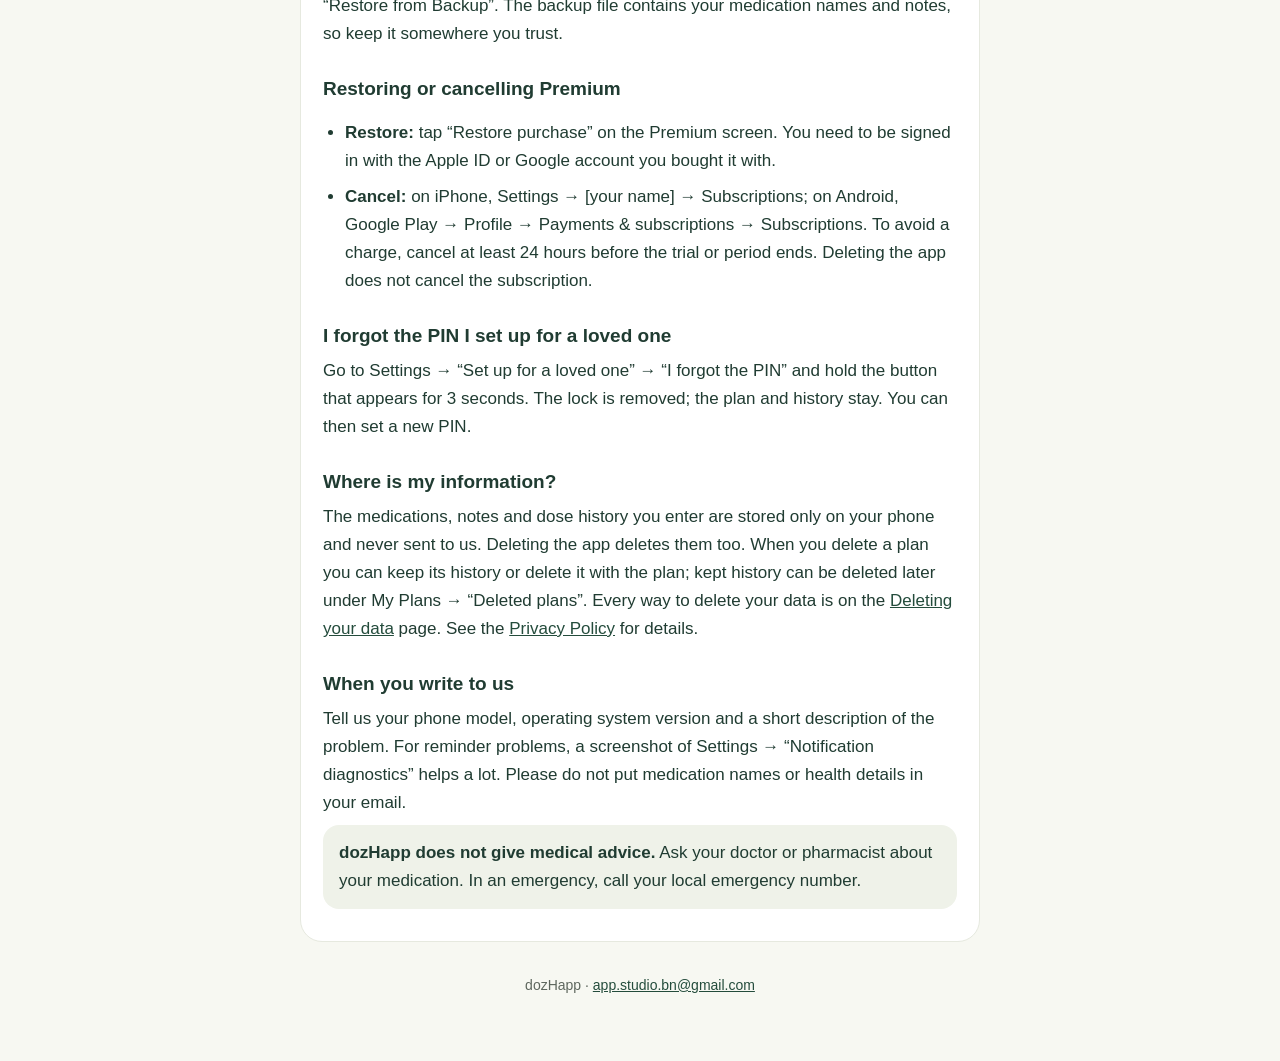
<file: support/index.html>
<!doctype html>
<html lang="tr">
<head>
  <meta charset="utf-8">
  <meta name="viewport" content="width=device-width, initial-scale=1">
  <title>Destek · dozHapp</title>
  <meta name="description" content="dozHapp destek: sık sorulan sorular ve iletişim. Support and frequently asked questions for the dozHapp medication reminder app.">
  <link rel="stylesheet" href="../legal.css">
</head>
<body>
<main>
  <a class="brand" href="../">doz<span>Happ</span></a>
  <nav class="languages" aria-label="Dil / Language">
    <a href="#tr" hreflang="tr">Türkçe</a>
    <a href="#en" hreflang="en">English</a>
  </nav>

  <article id="tr" lang="tr">
    <h1>Destek</h1>
    <p class="updated">Son güncelleme: 27 Kasım 2026</p>

    <p class="summary">Bir sorun mu yaşıyorsunuz? Aşağıdaki cevaplar en sık sorulanları kapsıyor. Bulamazsanız <a href="mailto:app.studio.bn@gmail.com">app.studio.bn@gmail.com</a> adresine yazın; genellikle birkaç iş günü içinde dönüyoruz.</p>

    <h2>Hatırlatmalar gelmiyor ya da geç geliyor</h2>
    <ul>
      <li><strong>Bildirim izni:</strong> iPhone’da Ayarlar → Bildirimler → dozHapp, Android’de Ayarlar → Uygulamalar → dozHapp → Bildirimler bölümünden bildirimlere izin verin. Odak ya da Rahatsız Etmeyin modu da bildirimleri gizleyebilir.</li>
      <li><strong>Android’de tam zamanlı alarm:</strong> Ayarlar → Uygulamalar → dozHapp → “Alarmlar ve hatırlatıcılar” izni açık olmalı. Bu izin olmadan bildirimler gecikebilir.</li>
      <li><strong>Android’de pil tasarrufu:</strong> Bazı telefonlar (özellikle Xiaomi, Huawei, Oppo ve Samsung) arka plandaki uygulamaları kısıtlar. dozHapp için pil kullanımını “Kısıtlanmamış” yapın ve varsa “Otomatik başlatma”yı açın. Huawei, Honor, Xiaomi, Redmi, POCO, Oppo, Realme, OnePlus, Vivo ve iQOO telefonlarda uygulamadaki Ayarlar → “Telefon yeniden başladığında” bölümü telefonunuza göre adımları gösterir; bu izin olmadan telefon yeniden başladıktan sonra uygulama açılana kadar hatırlatma gelmeyebilir.</li>
      <li><strong>Uygulamayı ara sıra açın:</strong> Telefonlar bir uygulamanın aynı anda kurabileceği bildirim sayısını sınırlar. dozHapp bu sınırı arka planda yenilemeye çalışır; yine de uygulamayı uygulama değiştiriciden kaydırıp kapatmamanızı ve birkaç günde bir açmanızı öneririz. Ayarlar → “Bildirim tanılama” bölümü hatırlatmaların hangi tarihe kadar hazır olduğunu gösterir.</li>
    </ul>

    <h2>Bildirimden “Aldım”, “Ertele” ya da “Atla” demek</h2>
    <p>Bildirimi basılı tutun ya da aşağı çekin. “Aldım” dozu işaretler, “10 dk ertele” on dakika sonra yeniden hatırlatır, “Atla” dozu atlandı olarak kaydeder.</p>

    <h2>Yeni bir telefona geçmek</h2>
    <p>Eski telefonda Ayarlar → Yedek → “Yedeği Dışa Aktar” ile bir yedek dosyası kaydedin. Yeni telefonda dozHapp’i kurup Ayarlar → Yedek → “Yedekten Geri Yükle” ile o dosyayı seçin. Yedek dosyası ilaç adlarınızı ve notlarınızı içerir; güvendiğiniz bir yerde saklayın.</p>

    <h2>Premium’u geri yüklemek ya da iptal etmek</h2>
    <ul>
      <li><strong>Geri yükleme:</strong> Premium ekranında “Satın almayı geri yükle”ye dokunun. Satın alırken kullandığınız Apple kimliği ya da Google hesabıyla giriş yapmış olmanız gerekir.</li>
      <li><strong>İptal:</strong> iPhone’da Ayarlar → [adınız] → Abonelikler, Android’de Google Play → Profil → Ödemeler ve abonelikler → Abonelikler. Ücret alınmaması için deneme süresi ya da dönem bitmeden en az 24 saat önce iptal edin. Uygulamayı silmek aboneliği iptal etmez.</li>
    </ul>

    <h2>Bir yakınım için kurduğum PIN’i unuttum</h2>
    <p>Ayarlar → “Bir yakınım için kurulum” → “PIN’i unuttum”a dokunun ve çıkan butona 3 saniye basılı tutun. Kilit kalkar; plan ve geçmiş silinmez. Sonra yeni bir PIN belirleyebilirsiniz.</p>

    <h2>Bilgilerim nerede?</h2>
    <p>Girdiğiniz ilaçlar, notlar ve doz geçmişi yalnızca telefonunuzda saklanır; bize gönderilmez. Uygulamayı silmek bu kayıtları da siler. Bir planı silerken geçmişini saklayabilir ya da planla birlikte silebilirsiniz; sakladığınız geçmişi sonra Planlarım → “Silinen planlar” bölümünden silebilirsiniz. Tüm silme yolları <a href="../delete-data/">Verilerinizi silmek</a> sayfasında. Ayrıntılar için <a href="../privacy/">Gizlilik Politikası</a>’na bakın.</p>

    <h2>Bize yazarken</h2>
    <p>Telefon modelinizi, işletim sistemi sürümünü ve sorunu kısaca yazın. Hatırlatmalarla ilgili bir sorunsa Ayarlar → “Bildirim tanılama” bölümünü açıp ekran görüntüsünü eklemeniz çok yardımcı olur. Lütfen e-postaya ilaç adlarınızı ya da sağlık bilgilerinizi yazmayın.</p>

    <p class="summary"><strong>dozHapp tıbbi tavsiye vermez.</strong> İlacınızla ilgili sorular için doktorunuza ya da eczacınıza danışın. Acil bir durumda 112’yi arayın.</p>
  </article>

  <article id="en" lang="en">
    <h1>Support</h1>
    <p class="updated">Last updated: 27 November 2026</p>

    <p class="summary">Having a problem? The answers below cover the most common questions. If yours is not here, write to <a href="mailto:app.studio.bn@gmail.com">app.studio.bn@gmail.com</a>; we usually reply within a few working days.</p>

    <h2>Reminders do not arrive, or arrive late</h2>
    <ul>
      <li><strong>Notification permission:</strong> allow notifications under Settings → Notifications → dozHapp on iPhone, or Settings → Apps → dozHapp → Notifications on Android. A Focus or Do Not Disturb mode can also hide them.</li>
      <li><strong>Exact alarms on Android:</strong> Settings → Apps → dozHapp → “Alarms &amp; reminders” must be allowed. Without it, notifications can be delayed.</li>
      <li><strong>Battery saving on Android:</strong> some phones (especially Xiaomi, Huawei, Oppo and Samsung) restrict apps in the background. Set dozHapp’s battery usage to “Unrestricted” and turn on “Autostart” if your phone has it. On Huawei, Honor, Xiaomi, Redmi, POCO, Oppo, Realme, OnePlus, Vivo and iQOO phones, Settings → “When the phone restarts” in the app shows the steps for your phone; without this permission, reminders may not arrive after a restart until the app is opened.</li>
      <li><strong>Open the app now and then:</strong> phones limit how many notifications an app can schedule at once. dozHapp tries to renew them in the background, but we still suggest not swiping it away from the app switcher and opening it every few days. Settings → “Notification diagnostics” shows how far ahead reminders are ready.</li>
    </ul>

    <h2>Answering “Taken”, “Snooze” or “Skip” from a notification</h2>
    <p>Long-press or pull down the notification. “Taken” checks off the dose, “Snooze 10 min” reminds you again ten minutes later, and “Skip” records the dose as skipped.</p>

    <h2>Moving to a new phone</h2>
    <p>On the old phone, save a backup file with Settings → Backup → “Export Backup”. Install dozHapp on the new phone and pick that file with Settings → Backup → “Restore from Backup”. The backup file contains your medication names and notes, so keep it somewhere you trust.</p>

    <h2>Restoring or cancelling Premium</h2>
    <ul>
      <li><strong>Restore:</strong> tap “Restore purchase” on the Premium screen. You need to be signed in with the Apple ID or Google account you bought it with.</li>
      <li><strong>Cancel:</strong> on iPhone, Settings → [your name] → Subscriptions; on Android, Google Play → Profile → Payments &amp; subscriptions → Subscriptions. To avoid a charge, cancel at least 24 hours before the trial or period ends. Deleting the app does not cancel the subscription.</li>
    </ul>

    <h2>I forgot the PIN I set up for a loved one</h2>
    <p>Go to Settings → “Set up for a loved one” → “I forgot the PIN” and hold the button that appears for 3 seconds. The lock is removed; the plan and history stay. You can then set a new PIN.</p>

    <h2>Where is my information?</h2>
    <p>The medications, notes and dose history you enter are stored only on your phone and never sent to us. Deleting the app deletes them too. When you delete a plan you can keep its history or delete it with the plan; kept history can be deleted later under My Plans → “Deleted plans”. Every way to delete your data is on the <a href="../delete-data/#en">Deleting your data</a> page. See the <a href="../privacy/">Privacy Policy</a> for details.</p>

    <h2>When you write to us</h2>
    <p>Tell us your phone model, operating system version and a short description of the problem. For reminder problems, a screenshot of Settings → “Notification diagnostics” helps a lot. Please do not put medication names or health details in your email.</p>

    <p class="summary"><strong>dozHapp does not give medical advice.</strong> Ask your doctor or pharmacist about your medication. In an emergency, call your local emergency number.</p>
  </article>

  <footer>dozHapp · <a href="mailto:app.studio.bn@gmail.com">app.studio.bn@gmail.com</a></footer>
</main>
</body>
</html>
</file>
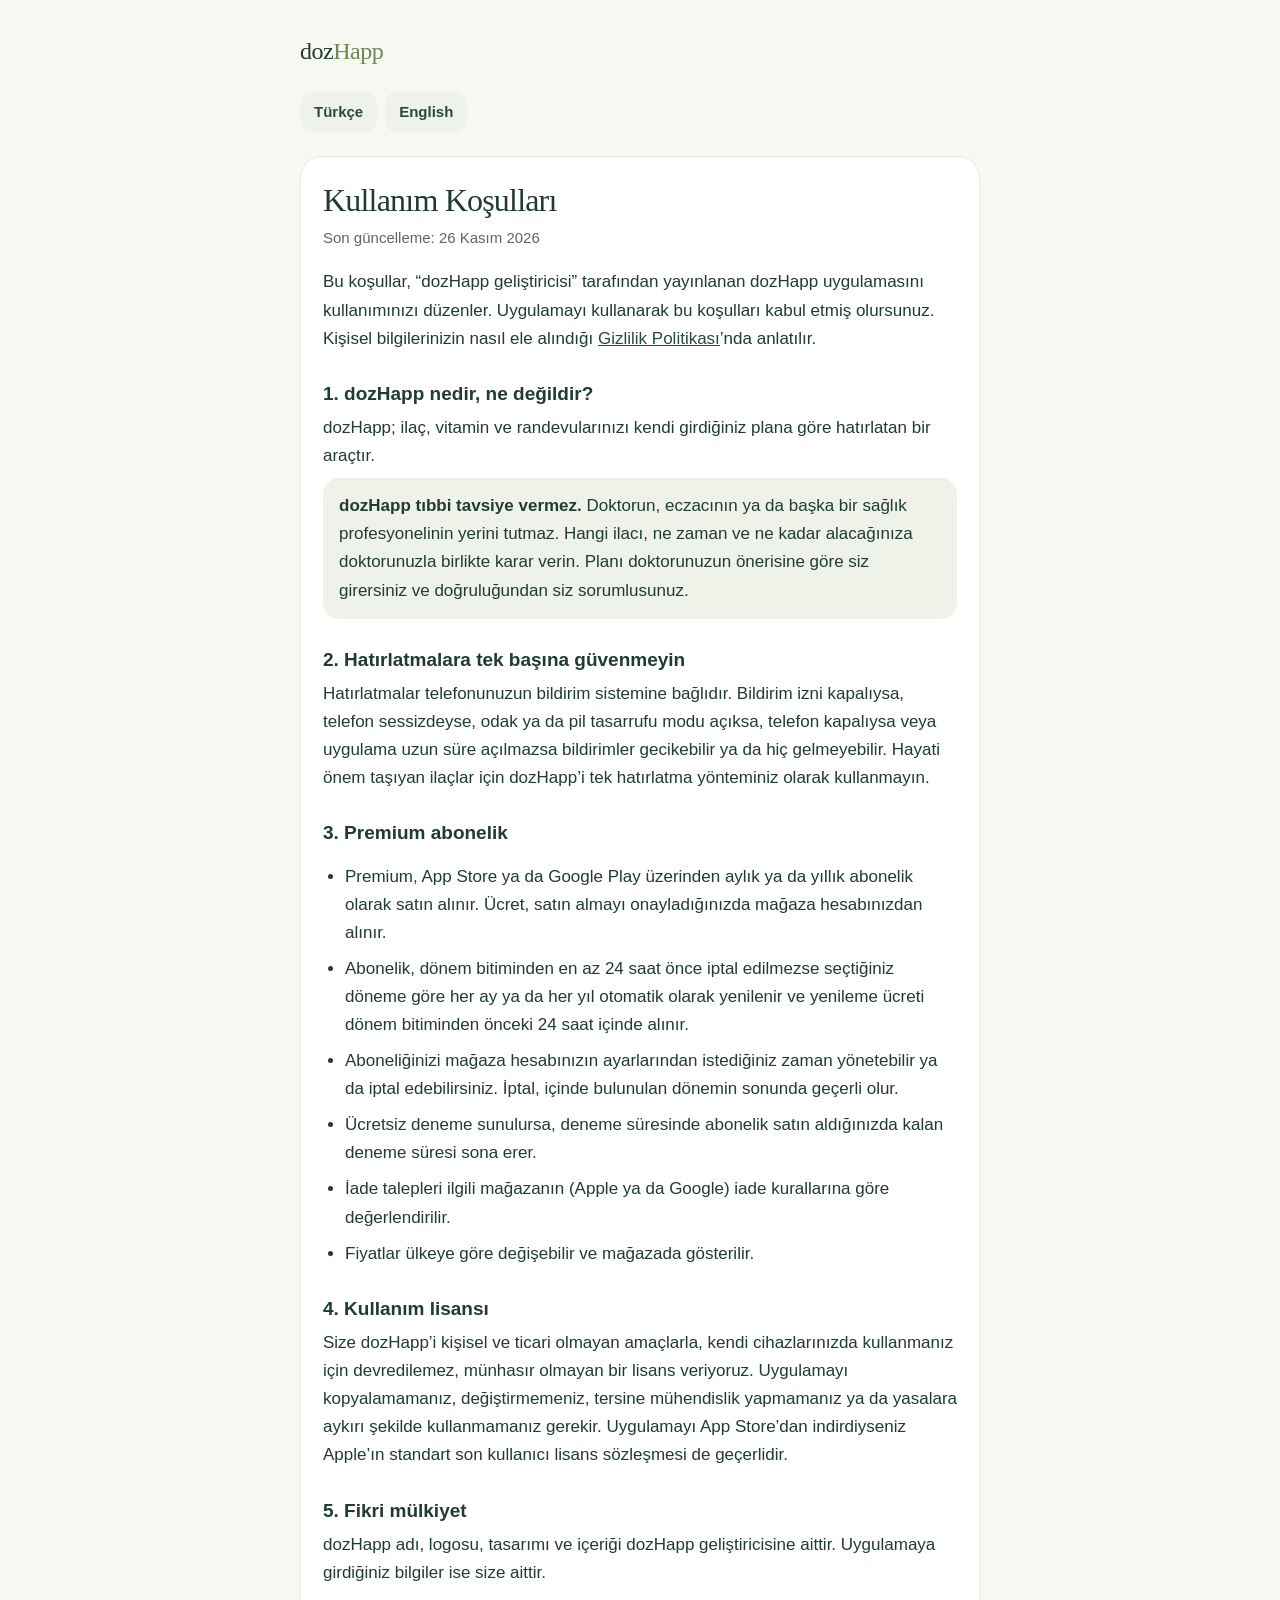
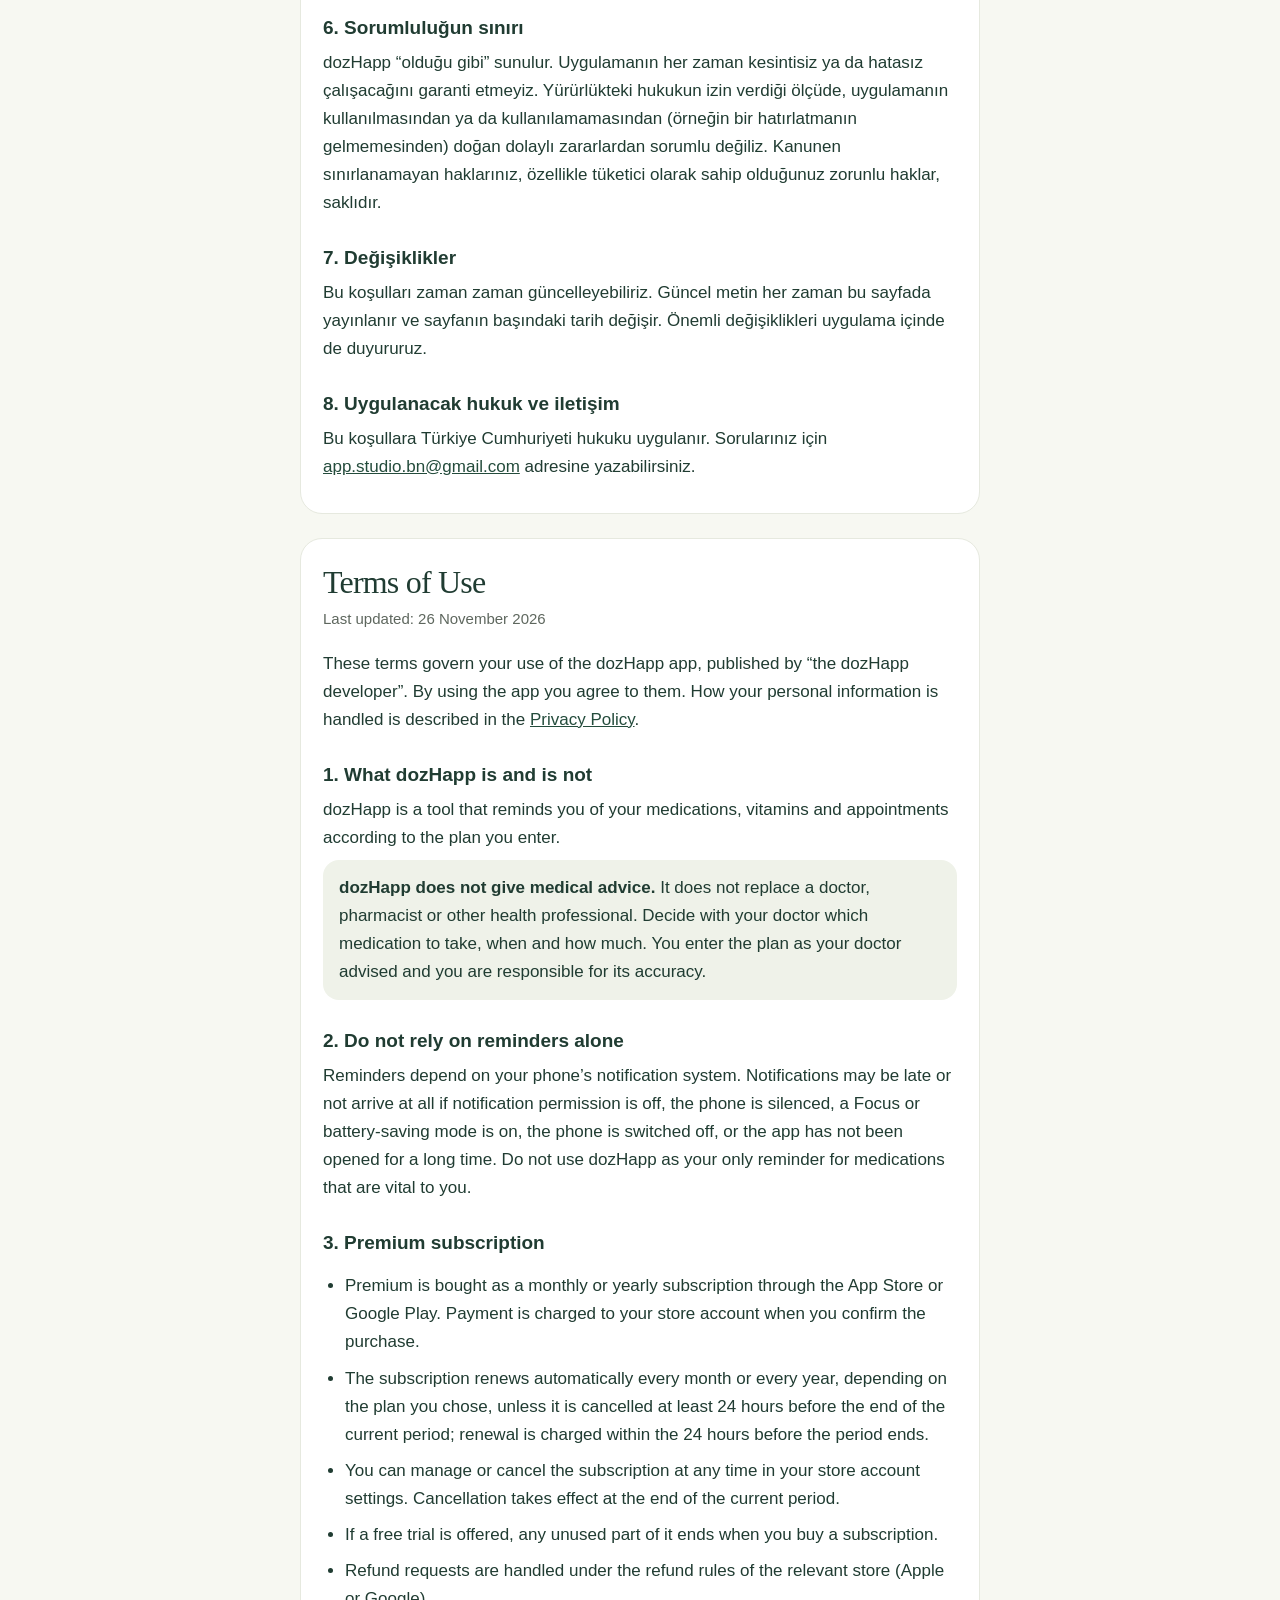
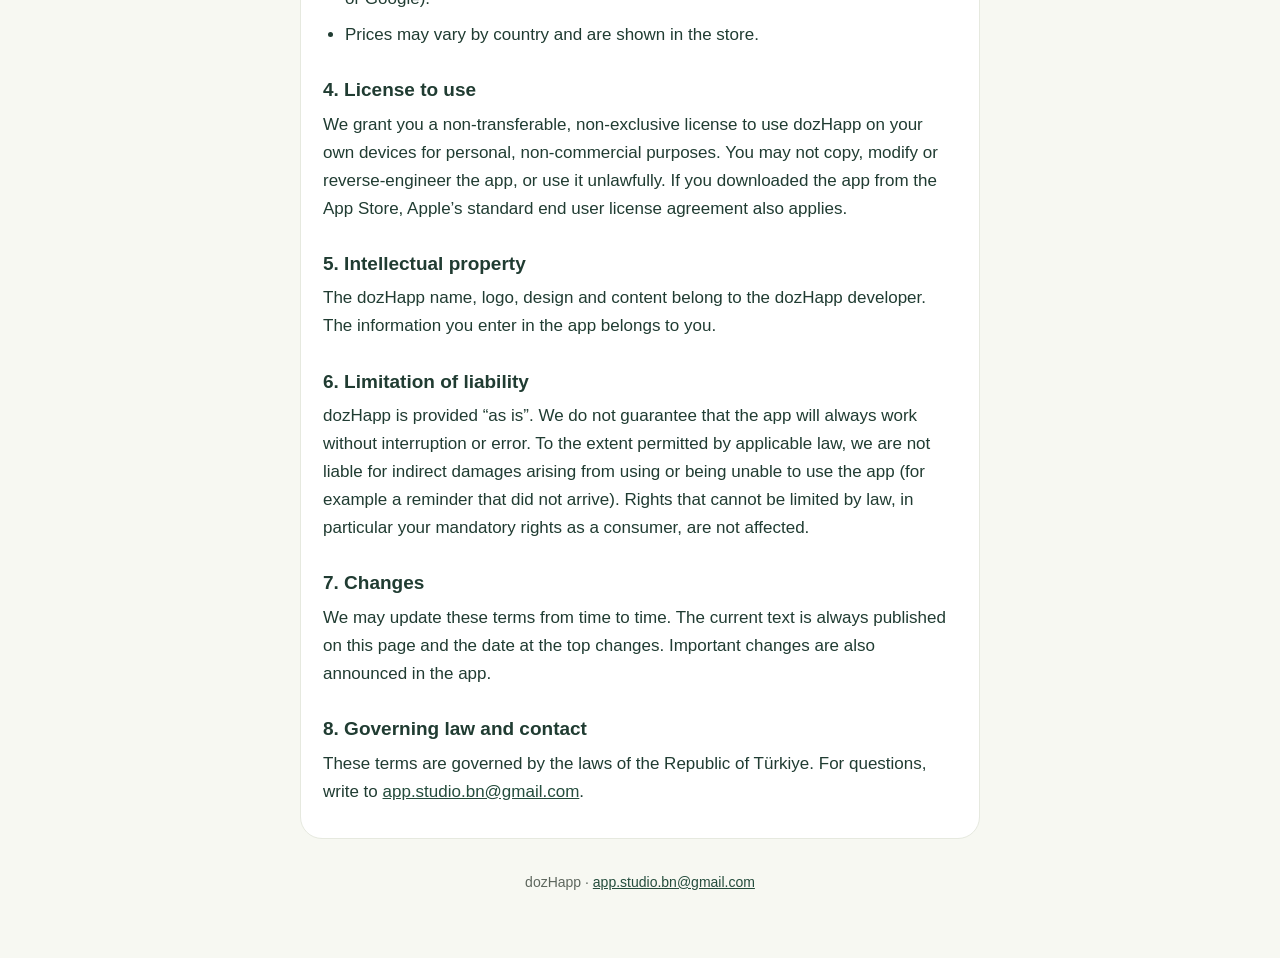
<file: terms/index.html>
<!doctype html>
<html lang="tr">
<head>
  <meta charset="utf-8">
  <meta name="viewport" content="width=device-width, initial-scale=1">
  <title>Kullanım Koşulları · dozHapp</title>
  <meta name="description" content="dozHapp kullanım koşulları. Terms of use for the dozHapp medication reminder app.">
  <link rel="stylesheet" href="../legal.css">
</head>
<body>
<main>
  <a class="brand" href="../">doz<span>Happ</span></a>
  <nav class="languages" aria-label="Dil / Language">
    <a href="#tr" hreflang="tr">Türkçe</a>
    <a href="#en" hreflang="en">English</a>
  </nav>

  <article id="tr" lang="tr">
    <h1>Kullanım Koşulları</h1>
    <p class="updated">Son güncelleme: 26 Kasım 2026</p>

    <p>Bu koşullar, “dozHapp geliştiricisi” tarafından yayınlanan dozHapp uygulamasını kullanımınızı düzenler. Uygulamayı kullanarak bu koşulları kabul etmiş olursunuz. Kişisel bilgilerinizin nasıl ele alındığı <a href="../privacy/">Gizlilik Politikası</a>’nda anlatılır.</p>

    <h2>1. dozHapp nedir, ne değildir?</h2>
    <p>dozHapp; ilaç, vitamin ve randevularınızı kendi girdiğiniz plana göre hatırlatan bir araçtır.</p>
    <p class="summary"><strong>dozHapp tıbbi tavsiye vermez.</strong> Doktorun, eczacının ya da başka bir sağlık profesyonelinin yerini tutmaz. Hangi ilacı, ne zaman ve ne kadar alacağınıza doktorunuzla birlikte karar verin. Planı doktorunuzun önerisine göre siz girersiniz ve doğruluğundan siz sorumlusunuz.</p>

    <h2>2. Hatırlatmalara tek başına güvenmeyin</h2>
    <p>Hatırlatmalar telefonunuzun bildirim sistemine bağlıdır. Bildirim izni kapalıysa, telefon sessizdeyse, odak ya da pil tasarrufu modu açıksa, telefon kapalıysa veya uygulama uzun süre açılmazsa bildirimler gecikebilir ya da hiç gelmeyebilir. Hayati önem taşıyan ilaçlar için dozHapp’i tek hatırlatma yönteminiz olarak kullanmayın.</p>

    <h2>3. Premium abonelik</h2>
    <ul>
      <li>Premium, App Store ya da Google Play üzerinden aylık ya da yıllık abonelik olarak satın alınır. Ücret, satın almayı onayladığınızda mağaza hesabınızdan alınır.</li>
      <li>Abonelik, dönem bitiminden en az 24 saat önce iptal edilmezse seçtiğiniz döneme göre her ay ya da her yıl otomatik olarak yenilenir ve yenileme ücreti dönem bitiminden önceki 24 saat içinde alınır.</li>
      <li>Aboneliğinizi mağaza hesabınızın ayarlarından istediğiniz zaman yönetebilir ya da iptal edebilirsiniz. İptal, içinde bulunulan dönemin sonunda geçerli olur.</li>
      <li>Ücretsiz deneme sunulursa, deneme süresinde abonelik satın aldığınızda kalan deneme süresi sona erer.</li>
      <li>İade talepleri ilgili mağazanın (Apple ya da Google) iade kurallarına göre değerlendirilir.</li>
      <li>Fiyatlar ülkeye göre değişebilir ve mağazada gösterilir.</li>
    </ul>

    <h2>4. Kullanım lisansı</h2>
    <p>Size dozHapp’i kişisel ve ticari olmayan amaçlarla, kendi cihazlarınızda kullanmanız için devredilemez, münhasır olmayan bir lisans veriyoruz. Uygulamayı kopyalamamanız, değiştirmemeniz, tersine mühendislik yapmamanız ya da yasalara aykırı şekilde kullanmamanız gerekir. Uygulamayı App Store’dan indirdiyseniz Apple’ın standart son kullanıcı lisans sözleşmesi de geçerlidir.</p>

    <h2>5. Fikri mülkiyet</h2>
    <p>dozHapp adı, logosu, tasarımı ve içeriği dozHapp geliştiricisine aittir. Uygulamaya girdiğiniz bilgiler ise size aittir.</p>

    <h2>6. Sorumluluğun sınırı</h2>
    <p>dozHapp “olduğu gibi” sunulur. Uygulamanın her zaman kesintisiz ya da hatasız çalışacağını garanti etmeyiz. Yürürlükteki hukukun izin verdiği ölçüde, uygulamanın kullanılmasından ya da kullanılamamasından (örneğin bir hatırlatmanın gelmemesinden) doğan dolaylı zararlardan sorumlu değiliz. Kanunen sınırlanamayan haklarınız, özellikle tüketici olarak sahip olduğunuz zorunlu haklar, saklıdır.</p>

    <h2>7. Değişiklikler</h2>
    <p>Bu koşulları zaman zaman güncelleyebiliriz. Güncel metin her zaman bu sayfada yayınlanır ve sayfanın başındaki tarih değişir. Önemli değişiklikleri uygulama içinde de duyururuz.</p>

    <h2>8. Uygulanacak hukuk ve iletişim</h2>
    <p>Bu koşullara Türkiye Cumhuriyeti hukuku uygulanır. Sorularınız için <a href="mailto:app.studio.bn@gmail.com">app.studio.bn@gmail.com</a> adresine yazabilirsiniz.</p>
  </article>

  <article id="en" lang="en">
    <h1>Terms of Use</h1>
    <p class="updated">Last updated: 26 November 2026</p>

    <p>These terms govern your use of the dozHapp app, published by “the dozHapp developer”. By using the app you agree to them. How your personal information is handled is described in the <a href="../privacy/#en">Privacy Policy</a>.</p>

    <h2>1. What dozHapp is and is not</h2>
    <p>dozHapp is a tool that reminds you of your medications, vitamins and appointments according to the plan you enter.</p>
    <p class="summary"><strong>dozHapp does not give medical advice.</strong> It does not replace a doctor, pharmacist or other health professional. Decide with your doctor which medication to take, when and how much. You enter the plan as your doctor advised and you are responsible for its accuracy.</p>

    <h2>2. Do not rely on reminders alone</h2>
    <p>Reminders depend on your phone’s notification system. Notifications may be late or not arrive at all if notification permission is off, the phone is silenced, a Focus or battery-saving mode is on, the phone is switched off, or the app has not been opened for a long time. Do not use dozHapp as your only reminder for medications that are vital to you.</p>

    <h2>3. Premium subscription</h2>
    <ul>
      <li>Premium is bought as a monthly or yearly subscription through the App Store or Google Play. Payment is charged to your store account when you confirm the purchase.</li>
      <li>The subscription renews automatically every month or every year, depending on the plan you chose, unless it is cancelled at least 24 hours before the end of the current period; renewal is charged within the 24 hours before the period ends.</li>
      <li>You can manage or cancel the subscription at any time in your store account settings. Cancellation takes effect at the end of the current period.</li>
      <li>If a free trial is offered, any unused part of it ends when you buy a subscription.</li>
      <li>Refund requests are handled under the refund rules of the relevant store (Apple or Google).</li>
      <li>Prices may vary by country and are shown in the store.</li>
    </ul>

    <h2>4. License to use</h2>
    <p>We grant you a non-transferable, non-exclusive license to use dozHapp on your own devices for personal, non-commercial purposes. You may not copy, modify or reverse-engineer the app, or use it unlawfully. If you downloaded the app from the App Store, Apple’s standard end user license agreement also applies.</p>

    <h2>5. Intellectual property</h2>
    <p>The dozHapp name, logo, design and content belong to the dozHapp developer. The information you enter in the app belongs to you.</p>

    <h2>6. Limitation of liability</h2>
    <p>dozHapp is provided “as is”. We do not guarantee that the app will always work without interruption or error. To the extent permitted by applicable law, we are not liable for indirect damages arising from using or being unable to use the app (for example a reminder that did not arrive). Rights that cannot be limited by law, in particular your mandatory rights as a consumer, are not affected.</p>

    <h2>7. Changes</h2>
    <p>We may update these terms from time to time. The current text is always published on this page and the date at the top changes. Important changes are also announced in the app.</p>

    <h2>8. Governing law and contact</h2>
    <p>These terms are governed by the laws of the Republic of Türkiye. For questions, write to <a href="mailto:app.studio.bn@gmail.com">app.studio.bn@gmail.com</a>.</p>
  </article>

  <footer>dozHapp · <a href="mailto:app.studio.bn@gmail.com">app.studio.bn@gmail.com</a></footer>
</main>
</body>
</html>
</file>
<file: legal.css>
:root {
  --background: #F7F8F2;
  --surface: #FFFFFF;
  --ink: #203C32;
  --muted: #5E675E;
  --green: #244C3C;
  --line: #E6E9DF;
  --soft: #EFF2E9;
}

* { box-sizing: border-box; }

html { -webkit-text-size-adjust: 100%; }

body {
  margin: 0;
  background: var(--background);
  color: var(--ink);
  font: 17px/1.65 -apple-system, BlinkMacSystemFont, "Segoe UI", Roboto, "Helvetica Neue", Arial, sans-serif;
}

main {
  max-width: 720px;
  margin: 0 auto;
  padding: 32px 20px 64px;
}

.brand {
  display: inline-flex;
  align-items: baseline;
  font-family: Georgia, "Times New Roman", serif;
  font-size: 24px;
  color: var(--ink);
  text-decoration: none;
  letter-spacing: -0.5px;
}
.brand span { color: #6A8952; }

.languages {
  display: flex;
  gap: 8px;
  margin: 20px 0 8px;
}
.languages a {
  min-height: 40px;
  padding: 8px 14px;
  border-radius: 12px;
  background: var(--soft);
  color: var(--green);
  font-weight: 600;
  font-size: 15px;
  text-decoration: none;
}

article {
  margin-top: 24px;
  padding: 24px 22px;
  background: var(--surface);
  border: 1px solid var(--line);
  border-radius: 22px;
}

h1 {
  margin: 0 0 6px;
  font-family: Georgia, "Times New Roman", serif;
  font-weight: 400;
  font-size: 32px;
  line-height: 1.2;
  letter-spacing: -0.8px;
}
h2 {
  margin: 28px 0 6px;
  font-size: 19px;
  line-height: 1.35;
}
p, li { margin: 8px 0; }
ul { padding-left: 22px; }
.updated { margin: 0 0 18px; color: var(--muted); font-size: 15px; }
.summary {
  padding: 14px 16px;
  border-radius: 16px;
  background: var(--soft);
}
a { color: var(--green); }

.cards { display: grid; gap: 12px; margin-top: 24px; }
.cards a {
  display: block;
  padding: 20px 22px;
  background: var(--surface);
  border: 1px solid var(--line);
  border-radius: 20px;
  color: var(--ink);
  text-decoration: none;
  font-weight: 600;
}
.cards small { display: block; color: var(--muted); font-weight: 400; }

footer { margin-top: 32px; color: var(--muted); font-size: 14px; text-align: center; }
</file>
